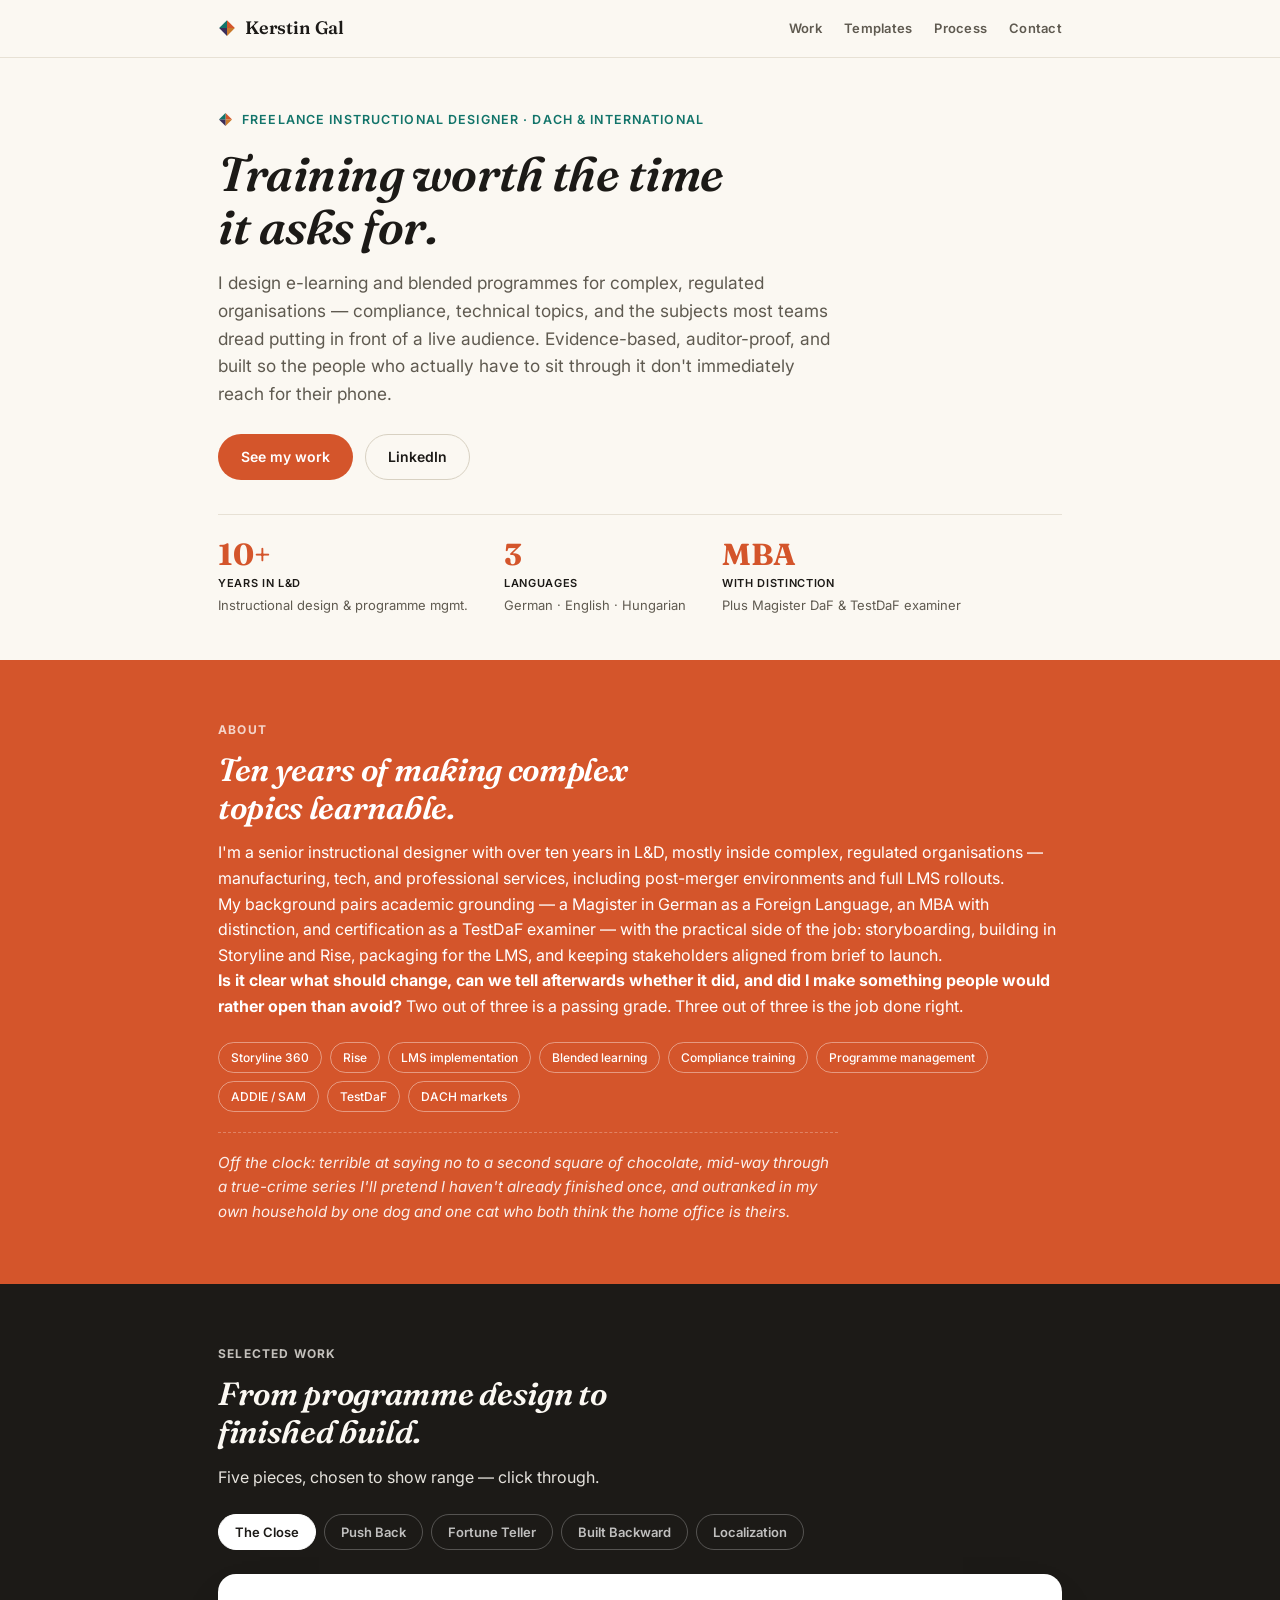
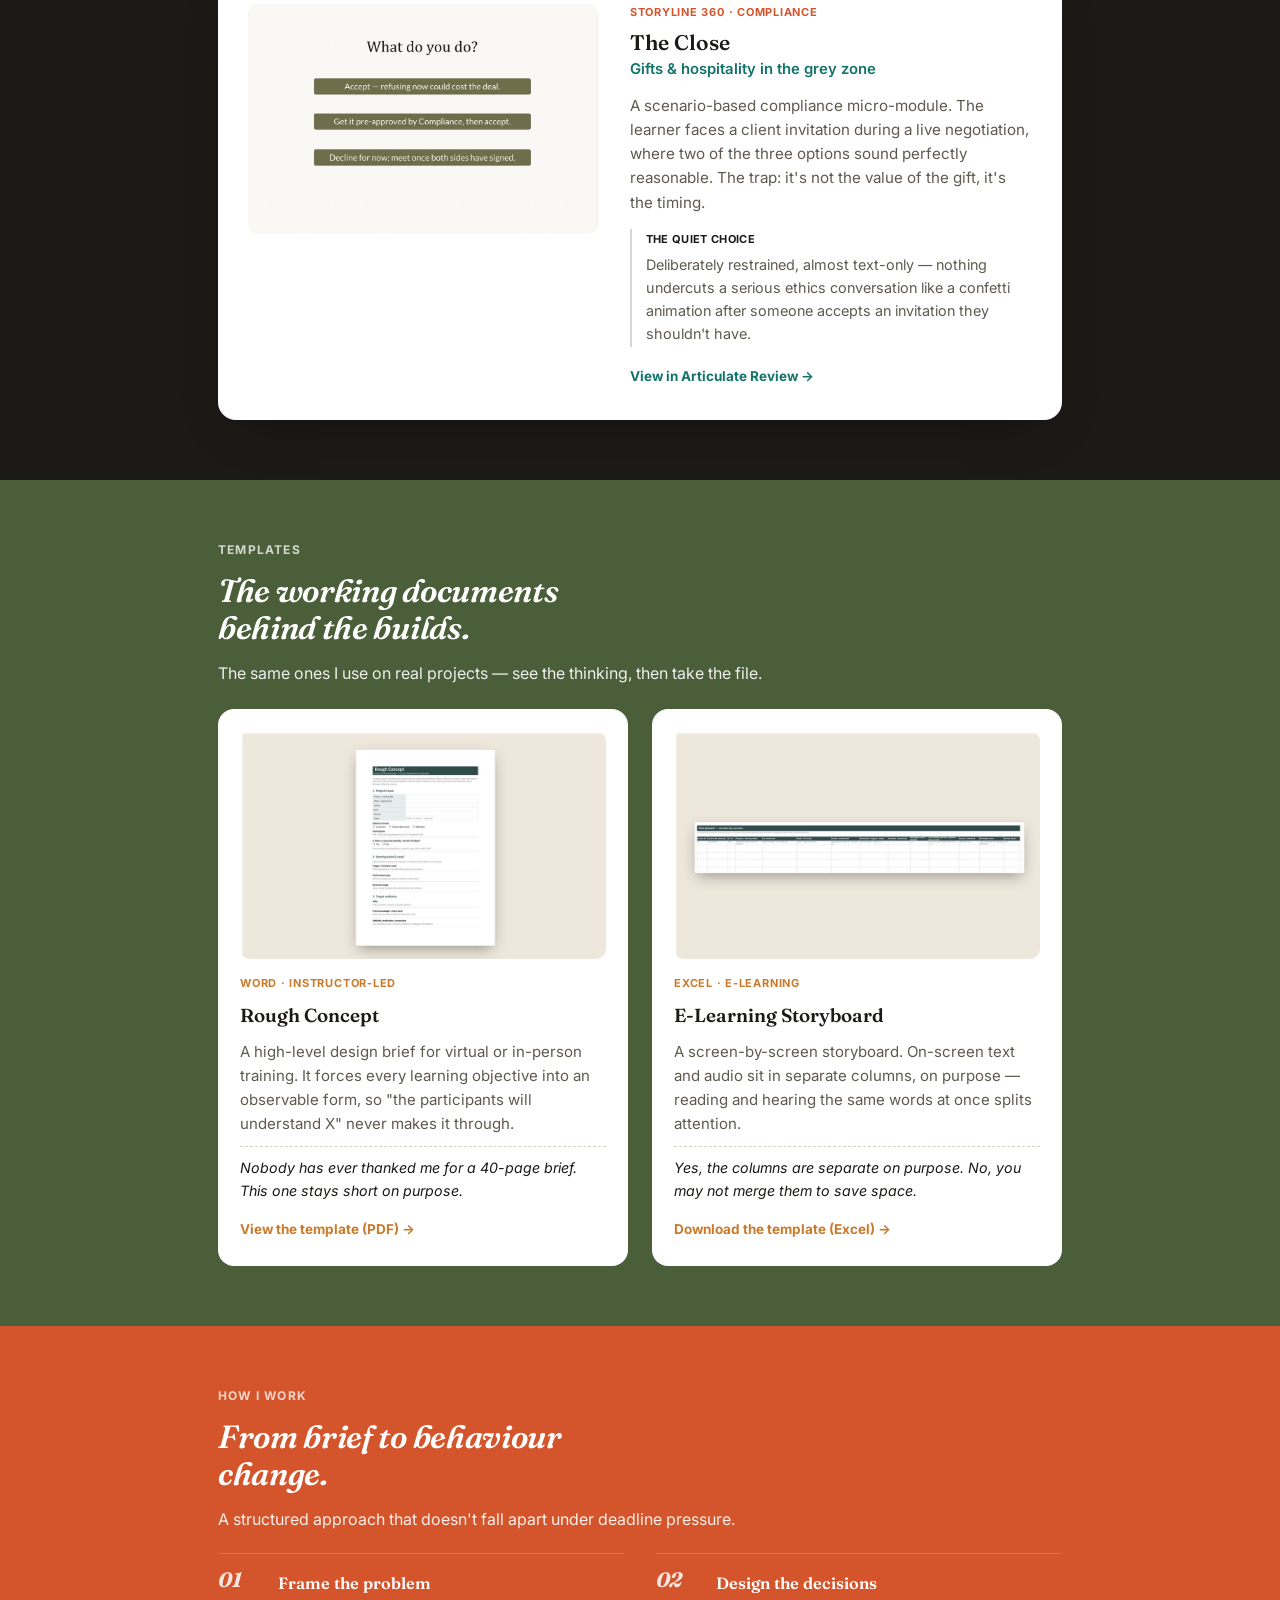
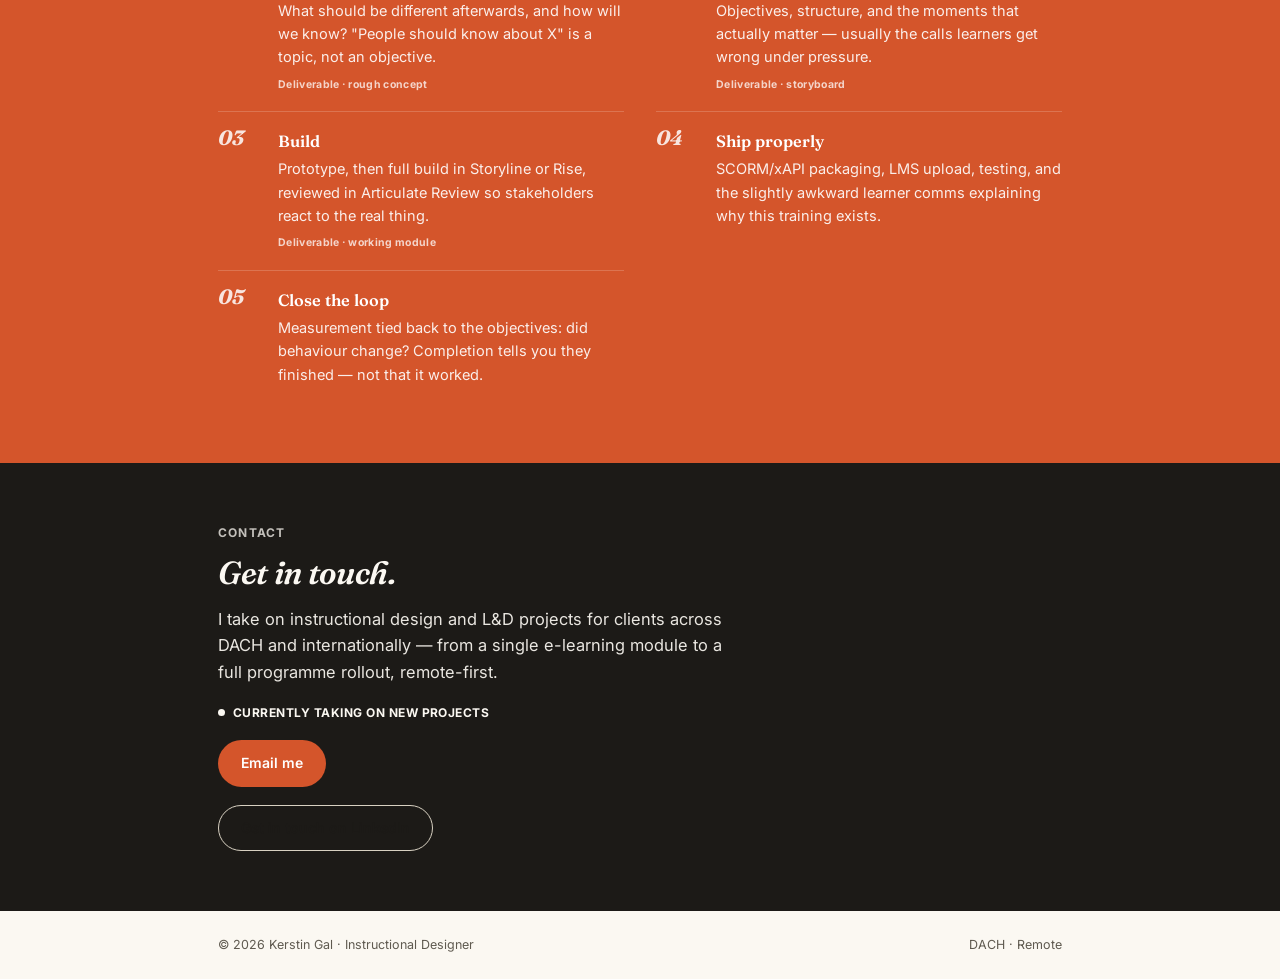
<file: index.html>
<!DOCTYPE html>
<html lang="en">
<head>
<meta charset="UTF-8">
<meta name="viewport" content="width=device-width, initial-scale=1.0">
<title>Kerstin Gal — Instructional Designer</title>
<link rel="preconnect" href="https://fonts.googleapis.com">
<link rel="preconnect" href="https://fonts.gstatic.com" crossorigin>
<link href="https://fonts.googleapis.com/css2?family=Fraunces:ital,opsz,wght@0,9..144,500;0,9..144,600;0,9..144,700;1,9..144,500&family=Inter:wght@400;500;600;700&display=swap" rel="stylesheet">
<style>
  :root{
    --paper:#FBF8F2; --surface:#FFFFFF; --ink:#1C1A17; --muted:#5F5A50;
    --terra:#D4552B; --terra-dark:#B8431F; --teal:#12746A; --teal-dark:#0E5C54;
    --rust:#C97A2B; --olive:#4B5E3A; --olive-dark:#3C4A2E; --plum:#3B2E59; --plum-dark:#2E2444;
    --hair:#E7E1D5; --hair-strong:#D8D1C2;
    --sans:'Inter',system-ui,sans-serif; --disp:'Fraunces',Georgia,serif;
    --wrap:900px;
  }
  *{box-sizing:border-box;margin:0;padding:0}
  html{scroll-behavior:smooth}
  body{font-family:var(--sans);background:var(--paper);color:var(--ink);line-height:1.6;-webkit-font-smoothing:antialiased}
  a{color:inherit;text-decoration:none}
  .wrap{max-width:var(--wrap);margin:0 auto;padding:0 28px}
  section{padding:56px 0}

  .fold{display:inline-block;flex:none}

  /* top nav */
  header{position:sticky;top:0;z-index:50;background:rgba(251,248,242,.92);backdrop-filter:blur(8px);border-bottom:1px solid var(--hair)}
  .nav{display:flex;align-items:center;justify-content:space-between;padding:14px 28px;max-width:var(--wrap);margin:0 auto}
  .brand{display:flex;align-items:center;gap:9px;font-family:var(--disp);font-weight:600;font-size:18px;letter-spacing:-.01em}
  .navlinks{display:flex;gap:22px;font-size:13px;font-weight:600;letter-spacing:.02em}
  .navlinks a{color:var(--muted);transition:color .15s}
  .navlinks a:hover{color:var(--terra)}

  /* hero — compact */
  .hero{padding:52px 0 44px}
  .eyebrow{font-family:var(--sans);font-size:12.5px;font-weight:600;letter-spacing:.09em;text-transform:uppercase;color:var(--teal);display:flex;align-items:center;gap:9px;margin-bottom:18px}
  h1{font-family:var(--disp);font-weight:600;font-style:italic;font-size:clamp(2rem,4.4vw,3rem);line-height:1.1;letter-spacing:-.01em;margin-bottom:16px;max-width:16ch}
  .lead{font-size:1.08rem;color:var(--muted);max-width:56ch;margin-bottom:26px}
  .btns{display:flex;gap:12px;flex-wrap:wrap;margin-bottom:34px}
  .btn{font-family:var(--sans);font-weight:600;font-size:14px;padding:11px 22px;border-radius:999px;transition:.15s;cursor:pointer;display:inline-block;border:1.5px solid transparent}
  .btn-primary{background:var(--terra);color:#fff}
  .btn-primary:hover{background:var(--terra-dark)}
  .btn-ghost{border-color:var(--hair-strong);color:var(--ink)}
  .btn-ghost:hover{border-color:var(--teal);color:var(--teal)}

  .stats{display:flex;gap:36px;flex-wrap:wrap;padding-top:24px;border-top:1px solid var(--hair)}
  .stat .num{font-family:var(--disp);font-weight:700;font-size:1.9rem;line-height:1;color:var(--terra)}
  .stat .lab{font-family:var(--sans);font-size:11px;font-weight:600;letter-spacing:.06em;text-transform:uppercase;margin:6px 0 2px}
  .stat .sub{font-size:13px;color:var(--muted)}

  /* colored section blocks */
  .sec{padding:60px 0}
  .sec-paper{background:var(--paper);color:var(--ink)}
  .sec-terra{background:var(--terra);color:#fff}
  .sec-olive{background:var(--olive);color:#fff}
  .sec-ink{background:var(--ink);color:var(--paper)}

  .kicker{font-family:var(--sans);font-size:12px;font-weight:700;letter-spacing:.1em;text-transform:uppercase;opacity:.75;margin-bottom:12px}
  h2{font-family:var(--disp);font-weight:600;font-style:italic;font-size:clamp(1.5rem,2.8vw,2rem);line-height:1.18;letter-spacing:-.01em;margin-bottom:14px;max-width:20ch}
  .section-intro{font-size:1rem;opacity:.9;max-width:56ch;margin-bottom:8px}
  .on-color .tag{border-color:rgba(255,255,255,.4);color:#fff}
  .on-color .why{border-left-color:rgba(28,26,23,.18)}

  /* about */
  .about p{max-width:62ch;margin-bottom:14px;font-size:1.01rem;opacity:.95}
  .about p strong{font-weight:700}
  .tags{display:flex;flex-wrap:wrap;gap:8px;margin-top:22px}
  .tag{font-family:var(--sans);font-size:12px;font-weight:500;padding:5px 12px;border:1px solid var(--hair-strong);border-radius:999px}
  .personal{font-style:italic;font-size:.95rem;margin-top:20px;padding-top:18px;border-top:1px dashed rgba(255,255,255,.3);max-width:62ch;opacity:.9}

  /* work — tabbed, compact */
  .worktabs{display:flex;flex-wrap:wrap;gap:8px;margin:24px 0 24px}
  .worktab{font-family:var(--sans);font-size:13px;font-weight:600;padding:9px 16px;border-radius:999px;border:1.5px solid rgba(255,255,255,.35);color:#fff;opacity:.72;cursor:pointer;background:transparent;transition:.15s}
  .worktab:hover{opacity:1}
  .worktab.active{opacity:1;background:#fff;color:var(--ink);border-color:#fff}
  .panel{display:none;background:var(--surface);color:var(--ink);border-radius:18px;padding:30px 30px 32px;box-shadow:0 20px 50px -24px rgba(0,0,0,.45)}
  .panel.active{display:grid;grid-template-columns:1fr 1.15fr;gap:32px;align-items:stretch}
  .panel-media{display:flex}
  .panel-media img{width:100%;display:block;border-radius:10px;align-self:flex-start}
  .quote-panel{width:100%;border:1px solid var(--hair-strong);border-radius:10px;background:var(--paper);padding:32px 28px;display:flex;flex-direction:column;justify-content:center;border-left:3px solid var(--terra)}
  .quote-eyebrow{font-size:10.5px;font-weight:700;letter-spacing:.08em;text-transform:uppercase;color:var(--muted);margin-bottom:14px;display:flex;align-items:center;gap:8px}
  .quote-line{font-family:var(--disp);font-style:italic;font-weight:500;font-size:1.32rem;line-height:1.35;color:var(--ink)}

  .piece-tag{font-family:var(--sans);font-size:11px;font-weight:700;letter-spacing:.07em;text-transform:uppercase;color:var(--terra);margin-bottom:8px}
  .panel h3{font-family:var(--disp);font-weight:600;font-size:1.32rem;line-height:1.18;margin-bottom:3px}
  .panel .subtitle{color:var(--teal);font-weight:600;font-size:.93rem;margin-bottom:12px}
  .panel p.desc{color:var(--muted);font-size:.95rem;margin-bottom:14px}
  .why{border-left:2px solid var(--hair-strong);padding:2px 0 2px 14px;margin:4px 0 16px}
  .why .why-lab{font-size:11px;font-weight:700;letter-spacing:.03em;text-transform:uppercase;color:var(--ink);display:block;margin-bottom:4px}
  .why p{font-size:.9rem;margin:0;color:var(--muted)}
  .piece-link{font-family:var(--sans);font-weight:700;font-size:13.5px;color:var(--teal);display:inline-flex;align-items:center;gap:6px}
  .piece-link:hover{color:var(--teal-dark)}

  /* templates */
  .tpl{display:grid;grid-template-columns:1fr 1fr;gap:24px;margin-top:22px}
  .tpl-card{background:var(--surface);color:var(--ink);border-radius:16px;padding:22px 22px 26px;display:flex;flex-direction:column}
  .tpl-img{border-radius:10px;overflow:hidden;line-height:0;margin-bottom:16px}
  .tpl-img img{width:100%;height:auto;display:block}
  .tpl-tag{font-size:11px;font-weight:700;letter-spacing:.07em;text-transform:uppercase;color:var(--rust);margin-bottom:8px}
  .tpl-card h3{font-family:var(--disp);font-weight:600;font-size:1.18rem;margin-bottom:9px}
  .tpl-card p{color:var(--muted);font-size:.94rem;margin-bottom:10px}
  .tpl-card .note{font-style:italic;color:var(--ink);font-size:.89rem;margin-bottom:16px;padding-top:10px;border-top:1px dashed var(--hair-strong)}
  .dl{margin-top:auto;font-weight:700;font-size:13.5px;color:var(--rust);display:inline-flex;align-items:center;gap:6px}

  /* process — two-column compact */
  .steps{display:grid;grid-template-columns:1fr 1fr;gap:0 32px;margin-top:20px}
  .step{display:grid;grid-template-columns:44px 1fr;gap:16px;padding:16px 0;border-top:1px solid rgba(255,255,255,.18)}
  .step .no{font-family:var(--disp);font-style:italic;font-weight:700;font-size:1.3rem;line-height:1;opacity:.85}
  .step h4{font-family:var(--disp);font-weight:600;font-size:1.02rem;margin-bottom:4px}
  .step p{font-size:.91rem;opacity:.9;max-width:42ch}
  .step .deliv{display:inline-block;margin-top:6px;font-size:10.5px;font-weight:700;letter-spacing:.03em;opacity:.75}

  /* contact */
  .contact-box{display:flex;flex-direction:column;align-items:flex-start;gap:18px}
  .contact-box p{font-size:1.03rem;opacity:.92;max-width:52ch}
  .avail{font-size:12px;font-weight:700;letter-spacing:.04em;text-transform:uppercase;display:inline-flex;align-items:center;gap:8px}
  .avail::before{content:"";width:7px;height:7px;border-radius:50%;background:currentColor}

  footer{padding:24px 0;font-size:12.5px;color:var(--muted);background:var(--paper)}
  .foot{display:flex;justify-content:space-between;flex-wrap:wrap;gap:10px;max-width:var(--wrap);margin:0 auto;padding:0 28px}

  @media(max-width:760px){
    .panel.active{grid-template-columns:1fr}
    .tpl{grid-template-columns:1fr}
    .steps{grid-template-columns:1fr}
    .stats{gap:24px}
    .sec,.hero{padding:40px 0}
    .worktabs{gap:7px}
    .worktab{padding:8px 13px;font-size:12.5px}
  }
  @media(max-width:540px){
    .navlinks{gap:14px;font-size:11.5px}
  }
</style>
</head>
<body>

<svg width="0" height="0" style="position:absolute">
  <symbol id="fold-mark" viewBox="0 0 32 32">
    <path d="M16 2 L30 16 L16 16 Z" fill="var(--terra)"/>
    <path d="M16 2 L2 16 L16 16 Z" fill="var(--teal)"/>
    <path d="M16 30 L30 16 L16 16 Z" fill="var(--rust)"/>
    <path d="M16 30 L2 16 L16 16 Z" fill="var(--plum)"/>
  </symbol>
</svg>

<header>
  <nav class="nav">
    <div class="brand"><svg class="fold" width="18" height="18"><use href="#fold-mark"/></svg> Kerstin Gal</div>
    <div class="navlinks">
      <a href="#work">Work</a>
      <a href="#templates">Templates</a>
      <a href="#process">Process</a>
      <a href="#contact">Contact</a>
    </div>
  </nav>
</header>

<main>

<section class="hero">
  <div class="wrap">
    <div class="eyebrow"><svg class="fold" width="15" height="15"><use href="#fold-mark"/></svg> Freelance Instructional Designer · DACH &amp; International</div>
    <h1>Training worth the time it asks for.</h1>
    <p class="lead">I design e-learning and blended programmes for complex, regulated organisations — compliance, technical topics, and the subjects most teams dread putting in front of a live audience. Evidence-based, auditor-proof, and built so the people who actually have to sit through it don't immediately reach for their phone.</p>
    <div class="btns">
      <a class="btn btn-primary" href="#work">See my work</a>
      <a class="btn btn-ghost" href="https://www.linkedin.com/in/kerstingal" target="_blank" rel="noopener">LinkedIn</a>
    </div>
    <div class="stats">
      <div class="stat">
        <div class="num">10+</div>
        <div class="lab">Years in L&amp;D</div>
        <div class="sub">Instructional design &amp; programme mgmt.</div>
      </div>
      <div class="stat">
        <div class="num">3</div>
        <div class="lab">Languages</div>
        <div class="sub">German · English · Hungarian</div>
      </div>
      <div class="stat">
        <div class="num">MBA</div>
        <div class="lab">With distinction</div>
        <div class="sub">Plus Magister DaF &amp; TestDaF examiner</div>
      </div>
    </div>
  </div>
</section>

<section id="about" class="sec sec-terra on-color">
  <div class="wrap">
    <div class="kicker">About</div>
    <h2>Ten years of making complex topics learnable.</h2>
    <p>I'm a senior instructional designer with over ten years in L&amp;D, mostly inside complex, regulated organisations — manufacturing, tech, and professional services, including post-merger environments and full LMS rollouts.</p>
    <p>My background pairs academic grounding — a Magister in German as a Foreign Language, an MBA with distinction, and certification as a TestDaF examiner — with the practical side of the job: storyboarding, building in Storyline and Rise, packaging for the LMS, and keeping stakeholders aligned from brief to launch.</p>
    <p><strong>Is it clear what should change, can we tell afterwards whether it did, and did I make something people would rather open than avoid?</strong> Two out of three is a passing grade. Three out of three is the job done right.</p>
    <div class="tags">
      <span class="tag">Storyline 360</span>
      <span class="tag">Rise</span>
      <span class="tag">LMS implementation</span>
      <span class="tag">Blended learning</span>
      <span class="tag">Compliance training</span>
      <span class="tag">Programme management</span>
      <span class="tag">ADDIE / SAM</span>
      <span class="tag">TestDaF</span>
      <span class="tag">DACH markets</span>
    </div>
    <p class="personal">Off the clock: terrible at saying no to a second square of chocolate, mid-way through a true-crime series I'll pretend I haven't already finished once, and outranked in my own household by one dog and one cat who both think the home office is theirs.</p>
  </div>
</section>

<section id="work" class="sec sec-ink on-color">
  <div class="wrap">
    <div class="kicker">Selected work</div>
    <h2>From programme design to finished build.</h2>
    <p class="section-intro">Five pieces, chosen to show range — click through.</p>

    <div class="worktabs">
      <button class="worktab active" data-panel="p3">The Close</button>
      <button class="worktab" data-panel="p2">Push Back</button>
      <button class="worktab" data-panel="p4">Fortune Teller</button>
      <button class="worktab" data-panel="p1">Built Backward</button>
      <button class="worktab" data-panel="p5">Localization</button>
    </div>

    <div class="panel" id="p1">
      <div class="panel-media">
        <div class="quote-panel">
          <span class="quote-eyebrow">Curriculum Design · Self-directed sample</span>
          <span class="quote-line">Completion isn't competency. Judgment is.</span>
        </div>
      </div>
      <div>
        <div class="piece-tag">Curriculum Design · AI Literacy &amp; Compliance</div>
        <h3>Built Backward From the Decision</h3>
        <div class="subtitle">A 5-module programme design, not a delivered client project</div>
        <p class="desc">Most AI-literacy training explains what the tool does. This curriculum is built backward from the moment that actually matters — when someone has to decide whether to trust an AI-drafted output under real time pressure.</p>
        <div class="why">
          <span class="why-lab">The catch</span>
          <p>A completion badge proves someone clicked Next. It doesn't prove they'd make the right call at 4pm on a Friday with a client waiting. So the assessment lives inside the environment itself — scenario-based, scored automatically.</p>
        </div>
        <a class="piece-link" href="Curriculum_Design_Sample_KG.pdf" target="_blank" rel="noopener">View the curriculum (PDF) →</a>
      </div>
    </div>

    <div class="panel" id="p2">
      <div class="panel-media">
        <div class="quote-panel">
          <span class="quote-eyebrow">Rise 360 · Companion module</span>
          <span class="quote-line">"It got it wrong confidently — that's why it's dangerous."</span>
        </div>
      </div>
      <div>
        <div class="piece-tag">Rise 360 · Branching scenario</div>
        <h3>Knowing When to Push Back</h3>
        <div class="subtitle">Module 3 of the curriculum above, actually built</div>
        <p class="desc">An AI drafting tool has produced a confident, fluent, and factually wrong client update. The learner decides what to do with it — every choice gets feedback built around real judgment, not a binary right or wrong.</p>
        <div class="why">
          <span class="why-lab">The pairing</span>
          <p>The PDF is the blueprint. This is the room you actually walk into — same thinking, now with buttons that do things.</p>
        </div>
        <a class="piece-link" href="push-back-module/" target="_blank" rel="noopener">Open the module →</a>
      </div>
    </div>

    <div class="panel active" id="p3">
      <div class="panel-media"><img src="assets/the-close.jpg" alt="The Close module — a decision screen asking what to do about a client invitation, with three options"></div>
      <div>
        <div class="piece-tag">Storyline 360 · Compliance</div>
        <h3>The Close</h3>
        <div class="subtitle">Gifts &amp; hospitality in the grey zone</div>
        <p class="desc">A scenario-based compliance micro-module. The learner faces a client invitation during a live negotiation, where two of the three options sound perfectly reasonable. The trap: it's not the value of the gift, it's the timing.</p>
        <div class="why">
          <span class="why-lab">The quiet choice</span>
          <p>Deliberately restrained, almost text-only — nothing undercuts a serious ethics conversation like a confetti animation after someone accepts an invitation they shouldn't have.</p>
        </div>
        <a class="piece-link" href="https://360.eu.articulate.com/review/content/5b270b07-558f-43c8-bba6-cb0264602412/review" target="_blank" rel="noopener">View in Articulate Review →</a>
      </div>
    </div>

    <div class="panel" id="p4">
      <div class="panel-media"><img src="assets/fortune-teller.jpg" alt="Fortune Teller module — a paper fortune-teller shape split into four coloured triangles with the prompt Pick a color"></div>
      <div>
        <div class="piece-tag">Storyline 360 · Creative</div>
        <h3>Fortune Teller</h3>
        <div class="subtitle">A schoolyard game, repurposed for L&amp;D</div>
        <p class="desc">The paper fortune teller everyone folded as a kid — pick a colour, pick a number, lift the flap — rebuilt in Storyline to deliver instructional-design insights.</p>
        <div class="why">
          <span class="why-lab">The opposite number</span>
          <p>I folded dozens of these as a kid and never once imagined building one in Storyline for grown adults with LMS logins. I pick the register the content deserves — this one got to be loud and a little silly.</p>
        </div>
        <a class="piece-link" href="https://360.eu.articulate.com/review/content/aa0eb9a3-09b1-4ec2-824b-37dfa38907b5/review" target="_blank" rel="noopener">View in Articulate Review →</a>
      </div>
    </div>

    <div class="panel" id="p5">
      <div class="panel-media">
        <div class="quote-panel">
          <span class="quote-eyebrow">Storyline 360 · Localization engineering</span>
          <span class="quote-line">German ran 29% longer. Everything else followed.</span>
        </div>
      </div>
      <div>
        <div class="piece-tag">Case study · EN → DE roundtrip</div>
        <h3>What Breaks When a Course Changes Language</h3>
        <div class="subtitle">A full localization roundtrip, documented</div>
        <p class="desc">Translation export, reimport, layout repair, voiceover replacement and caption cleanup — with the findings that came out of doing it rather than reading about it.</p>
        <div class="why">
          <span class="why-lab">The surprise</span>
          <p>German took 29% more room than English — no surprise to anyone who's crammed a German compound noun into an English-sized subtitle box.</p>
        </div>
        <a class="piece-link" href="loc-sample.html">Read the case study →</a>
      </div>
    </div>

  </div>
</section>

<section id="templates" class="sec sec-olive on-color">
  <div class="wrap">
    <div class="kicker">Templates</div>
    <h2>The working documents behind the builds.</h2>
    <p class="section-intro">The same ones I use on real projects — see the thinking, then take the file.</p>
    <div class="tpl">

      <article class="tpl-card">
        <div class="tpl-img"><img src="assets/preview-rough-concept.jpg" alt="Rough Concept template — a Word document with a branded header and structured sections for project frame, starting point, and target audience"></div>
        <div class="tpl-tag">Word · instructor-led</div>
        <h3>Rough Concept</h3>
        <p>A high-level design brief for virtual or in-person training. It forces every learning objective into an observable form, so "the participants will understand X" never makes it through.</p>
        <div class="note">Nobody has ever thanked me for a 40-page brief. This one stays short on purpose.</div>
        <a class="dl" href="Rough-Concept_Template.pdf" target="_blank" rel="noopener">View the template (PDF) →</a>
      </article>

      <article class="tpl-card">
        <div class="tpl-img"><img src="assets/preview-storyboard.jpg" alt="E-Learning Storyboard template — a spreadsheet grid with separate columns for on-screen text and audio narration, interactions, accessibility, and review status"></div>
        <div class="tpl-tag">Excel · e-learning</div>
        <h3>E-Learning Storyboard</h3>
        <p>A screen-by-screen storyboard. On-screen text and audio sit in separate columns, on purpose — reading and hearing the same words at once splits attention.</p>
        <div class="note">Yes, the columns are separate on purpose. No, you may not merge them to save space.</div>
        <a class="dl" href="E-Learning-Storyboard_Template.xlsx">Download the template (Excel) →</a>
      </article>

    </div>
  </div>
</section>

<section id="process" class="sec sec-terra on-color">
  <div class="wrap">
    <div class="kicker">How I work</div>
    <h2>From brief to behaviour change.</h2>
    <p class="section-intro">A structured approach that doesn't fall apart under deadline pressure.</p>
    <div class="steps">

      <div class="step">
        <div class="no">01</div>
        <div>
          <h4>Frame the problem</h4>
          <p>What should be different afterwards, and how will we know? "People should know about X" is a topic, not an objective.</p>
          <span class="deliv">Deliverable · rough concept</span>
        </div>
      </div>

      <div class="step">
        <div class="no">02</div>
        <div>
          <h4>Design the decisions</h4>
          <p>Objectives, structure, and the moments that actually matter — usually the calls learners get wrong under pressure.</p>
          <span class="deliv">Deliverable · storyboard</span>
        </div>
      </div>

      <div class="step">
        <div class="no">03</div>
        <div>
          <h4>Build</h4>
          <p>Prototype, then full build in Storyline or Rise, reviewed in Articulate Review so stakeholders react to the real thing.</p>
          <span class="deliv">Deliverable · working module</span>
        </div>
      </div>

      <div class="step">
        <div class="no">04</div>
        <div>
          <h4>Ship properly</h4>
          <p>SCORM/xAPI packaging, LMS upload, testing, and the slightly awkward learner comms explaining why this training exists.</p>
        </div>
      </div>

      <div class="step">
        <div class="no">05</div>
        <div>
          <h4>Close the loop</h4>
          <p>Measurement tied back to the objectives: did behaviour change? Completion tells you they finished — not that it worked.</p>
        </div>
      </div>

    </div>
  </div>
</section>

<section id="contact" class="sec sec-ink on-color">
  <div class="wrap">
    <div class="kicker">Contact</div>
    <h2>Get in touch.</h2>
    <div class="contact-box">
      <p>I take on instructional design and L&amp;D projects for clients across DACH and internationally — from a single e-learning module to a full programme rollout, remote-first.</p>
      <span class="avail">Currently taking on new projects</span>
      <a class="btn btn-primary" href="mailto:kerstin.gal@mailbox.org">Email me</a><a class="btn btn-ghost" href="https://www.linkedin.com/in/kerstingal" target="_blank" rel="noopener">Get in touch on LinkedIn</a>
    </div>
  </div>
</section>

</main>

<footer>
  <div class="foot">
    <span>© 2026 Kerstin Gal · Instructional Designer</span>
    <span>DACH · Remote</span>
  </div>
</footer>

<script>
  document.querySelectorAll('.worktab').forEach(function(btn){
    btn.addEventListener('click', function(){
      document.querySelectorAll('.worktab').forEach(function(b){ b.classList.remove('active'); });
      document.querySelectorAll('.panel').forEach(function(p){ p.classList.remove('active'); });
      btn.classList.add('active');
      document.getElementById(btn.dataset.panel).classList.add('active');
    });
  });
</script>

</body>
</html>
</file>
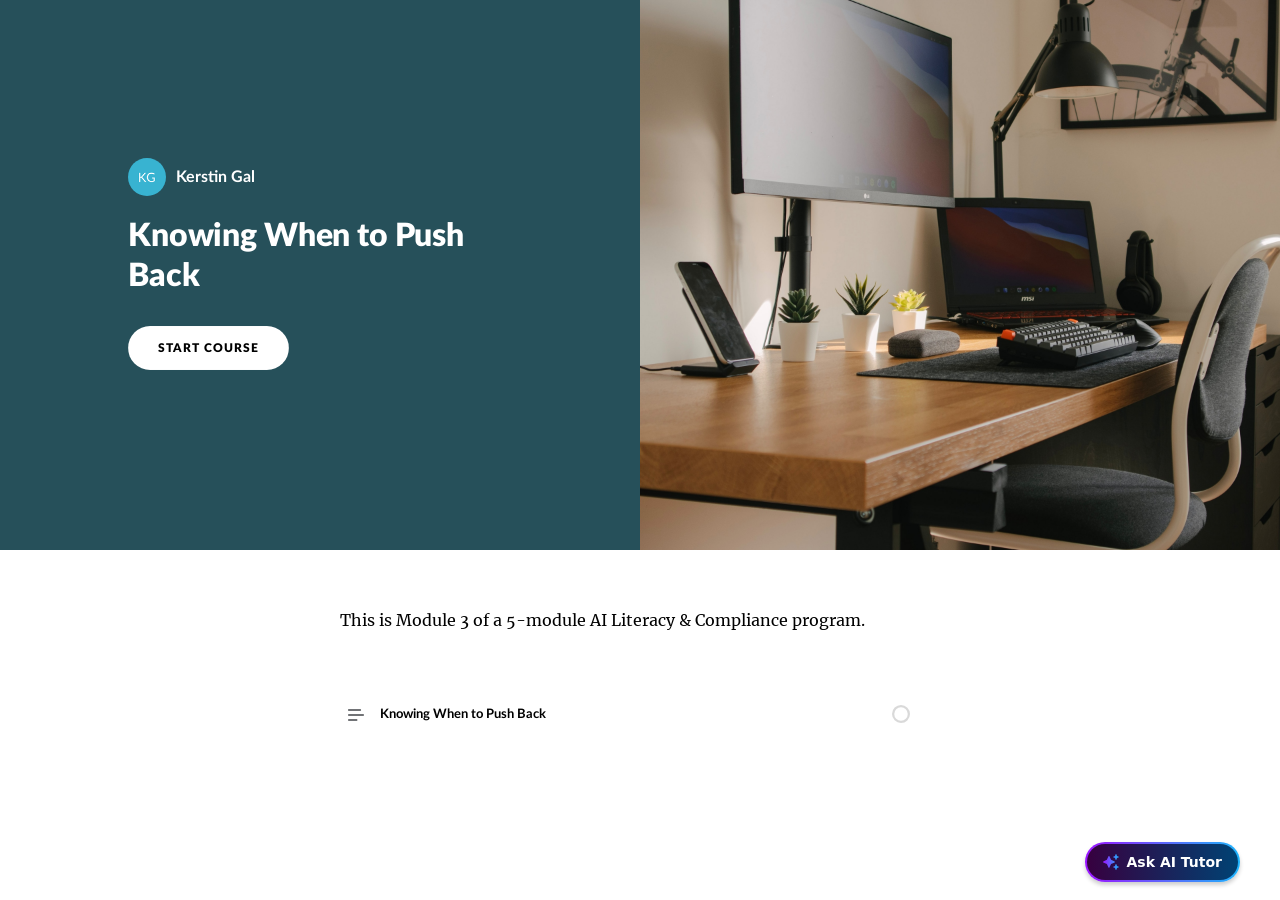
<file: push-back-module/index.html>
<!doctype html>
<!-- 
course package version: 1u5UlQqG
rise_frontend sha: 4bd8da9d18268226e0938e99d853d052cbc89c0c
learn_distribution_frontend sha: cb771853b53c7cdeed003c38e65581afe503007e
mondrian sha: 2ad33919f9f1e6b64cedabc3677a3df7df041a0d
sandbox sha: 42753f3391b109fa3788c525c22880445ab48325
 -->
<html lang="en">
  <head>
    <meta charset="utf-8">
    <meta name="viewport" content="width=device-width,initial-scale=1">
    <title>Knowing When to Push Back</title>
    
    <script type="application/json" id="__CONFIG__">
      {"remoteManifest":{"learn_distribution_frontend":{".js":["learn_dist/entry.js"]},"mondrian":{".js":["mondrian/entry.js"]}},"assetTargetPrefixes":{"media":"assets","font":"lib/fonts"}}
    </script>
    
    <script src="lib/dist/6b9dc56f.js"></script>
  </head>
  <body>
    <div id="app"></div>
    
      <script src="lib/rise/ed9a4a7b.js"></script>
    
  </body>
</html>
</file>
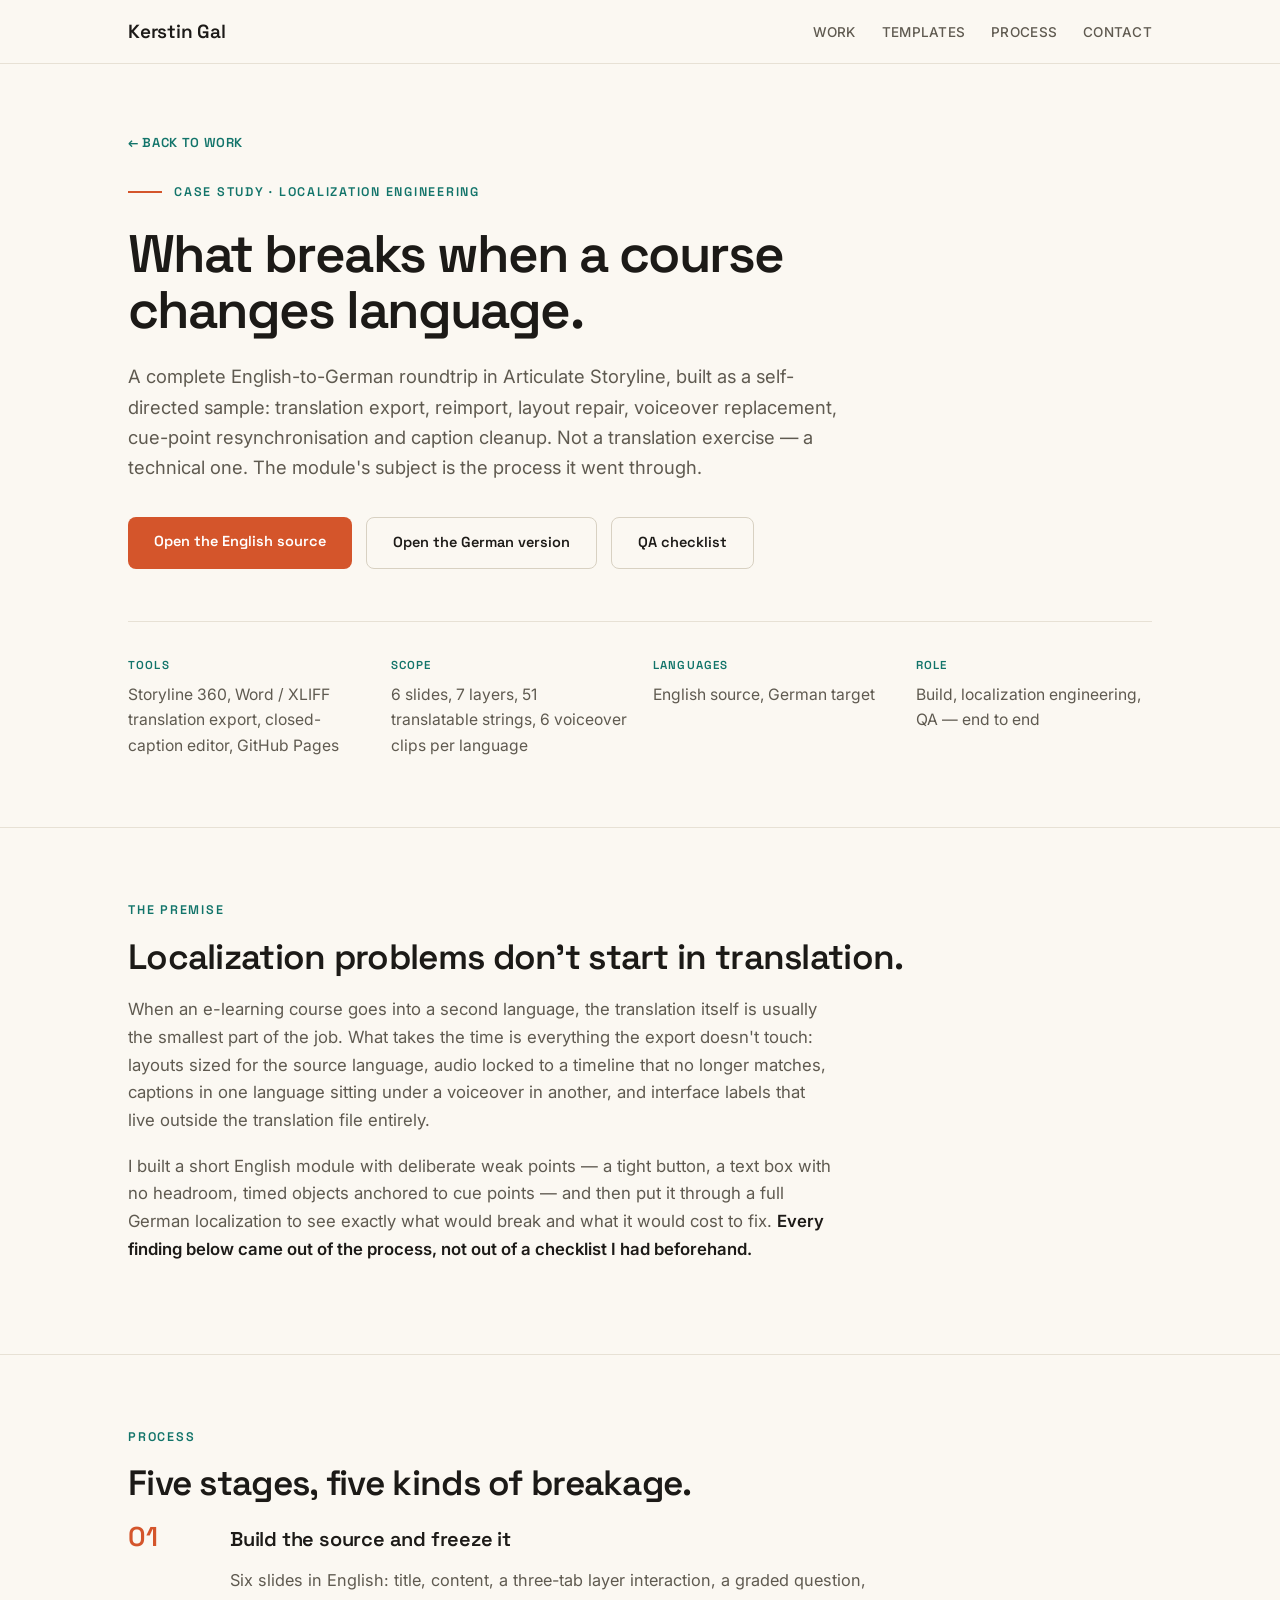
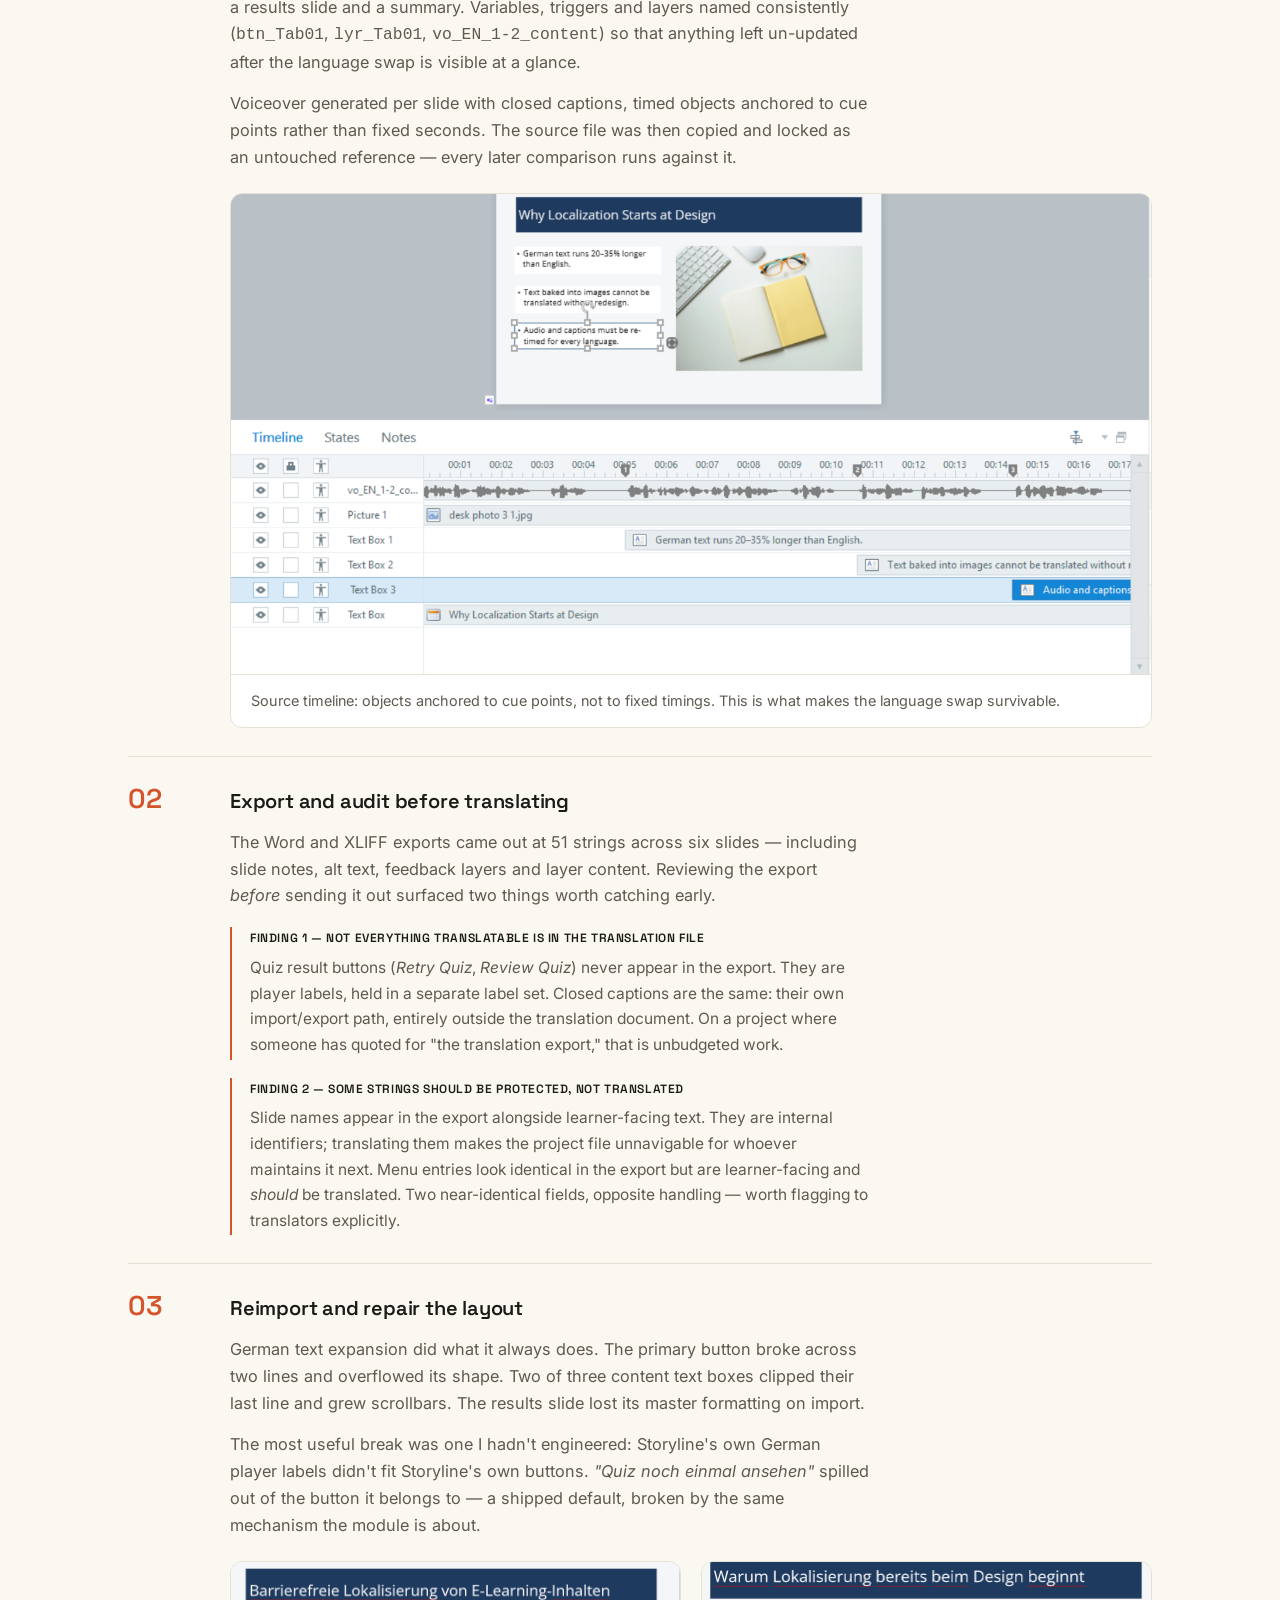
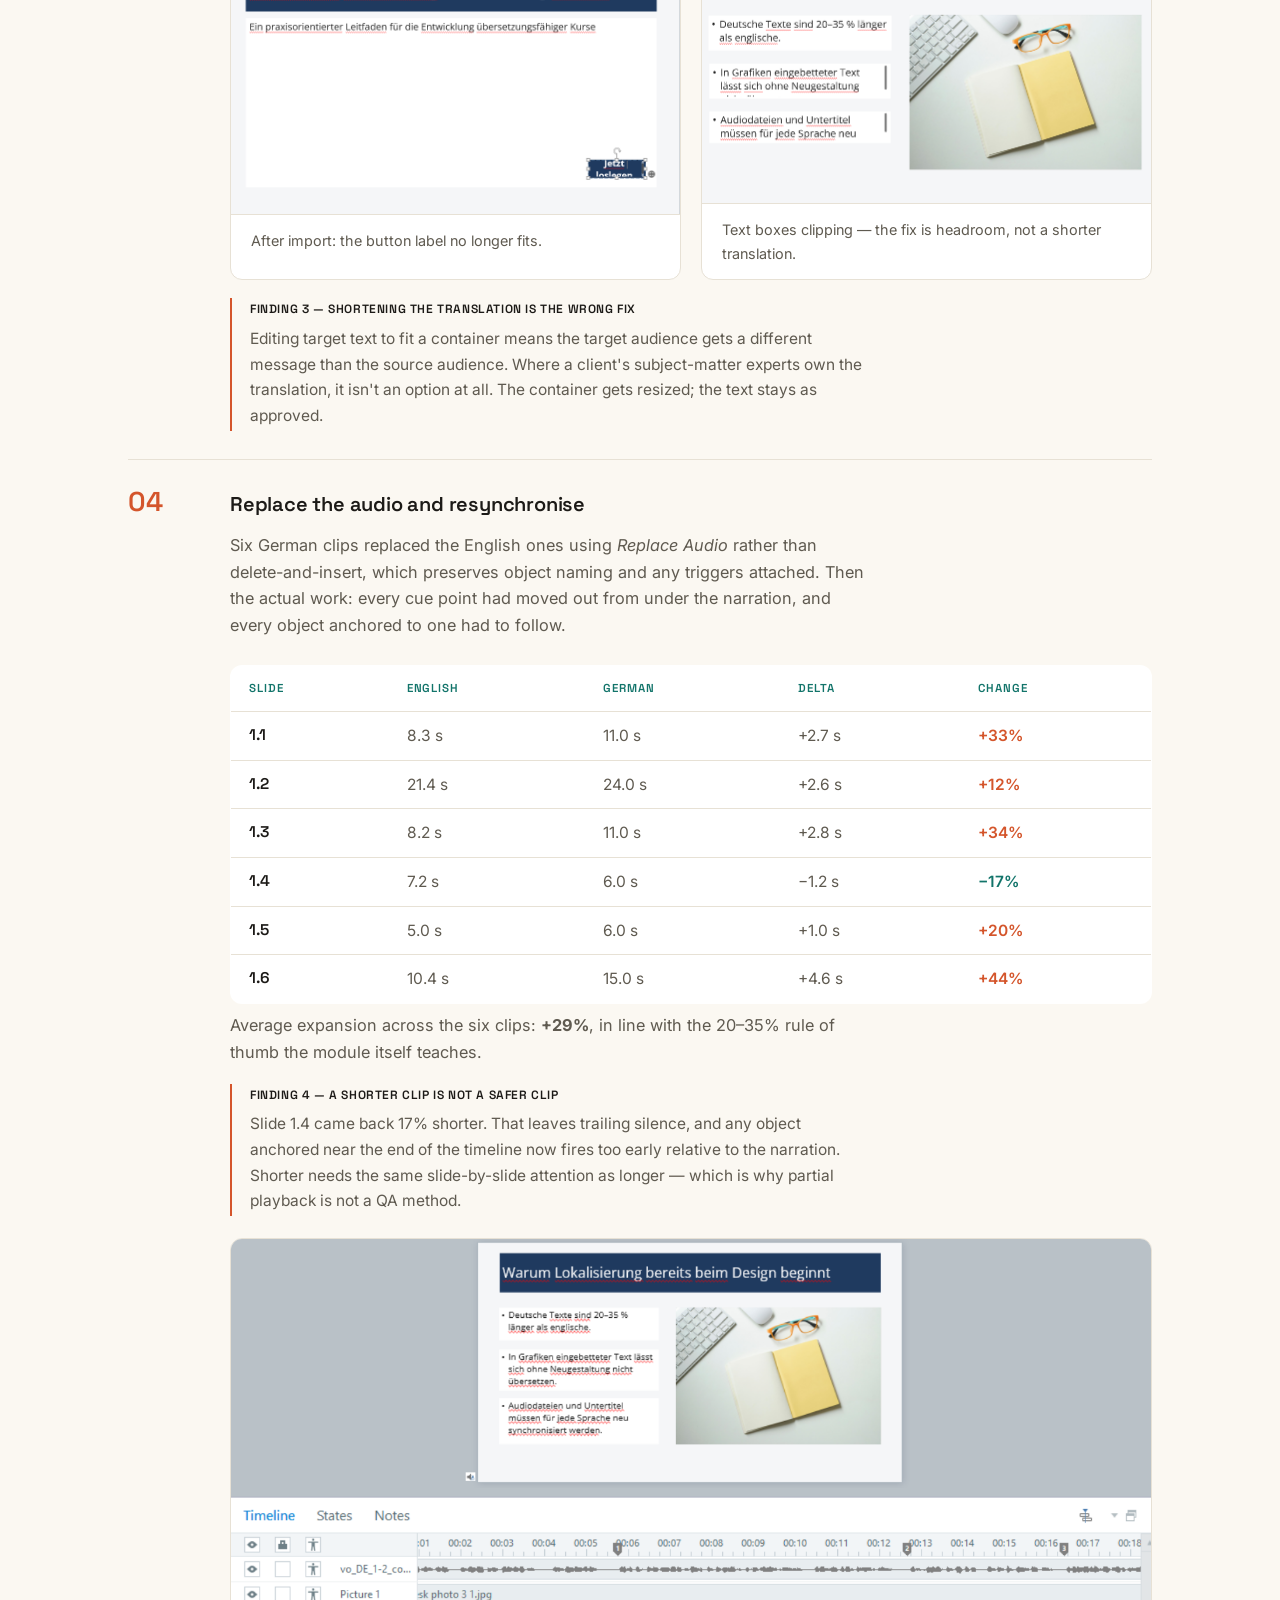
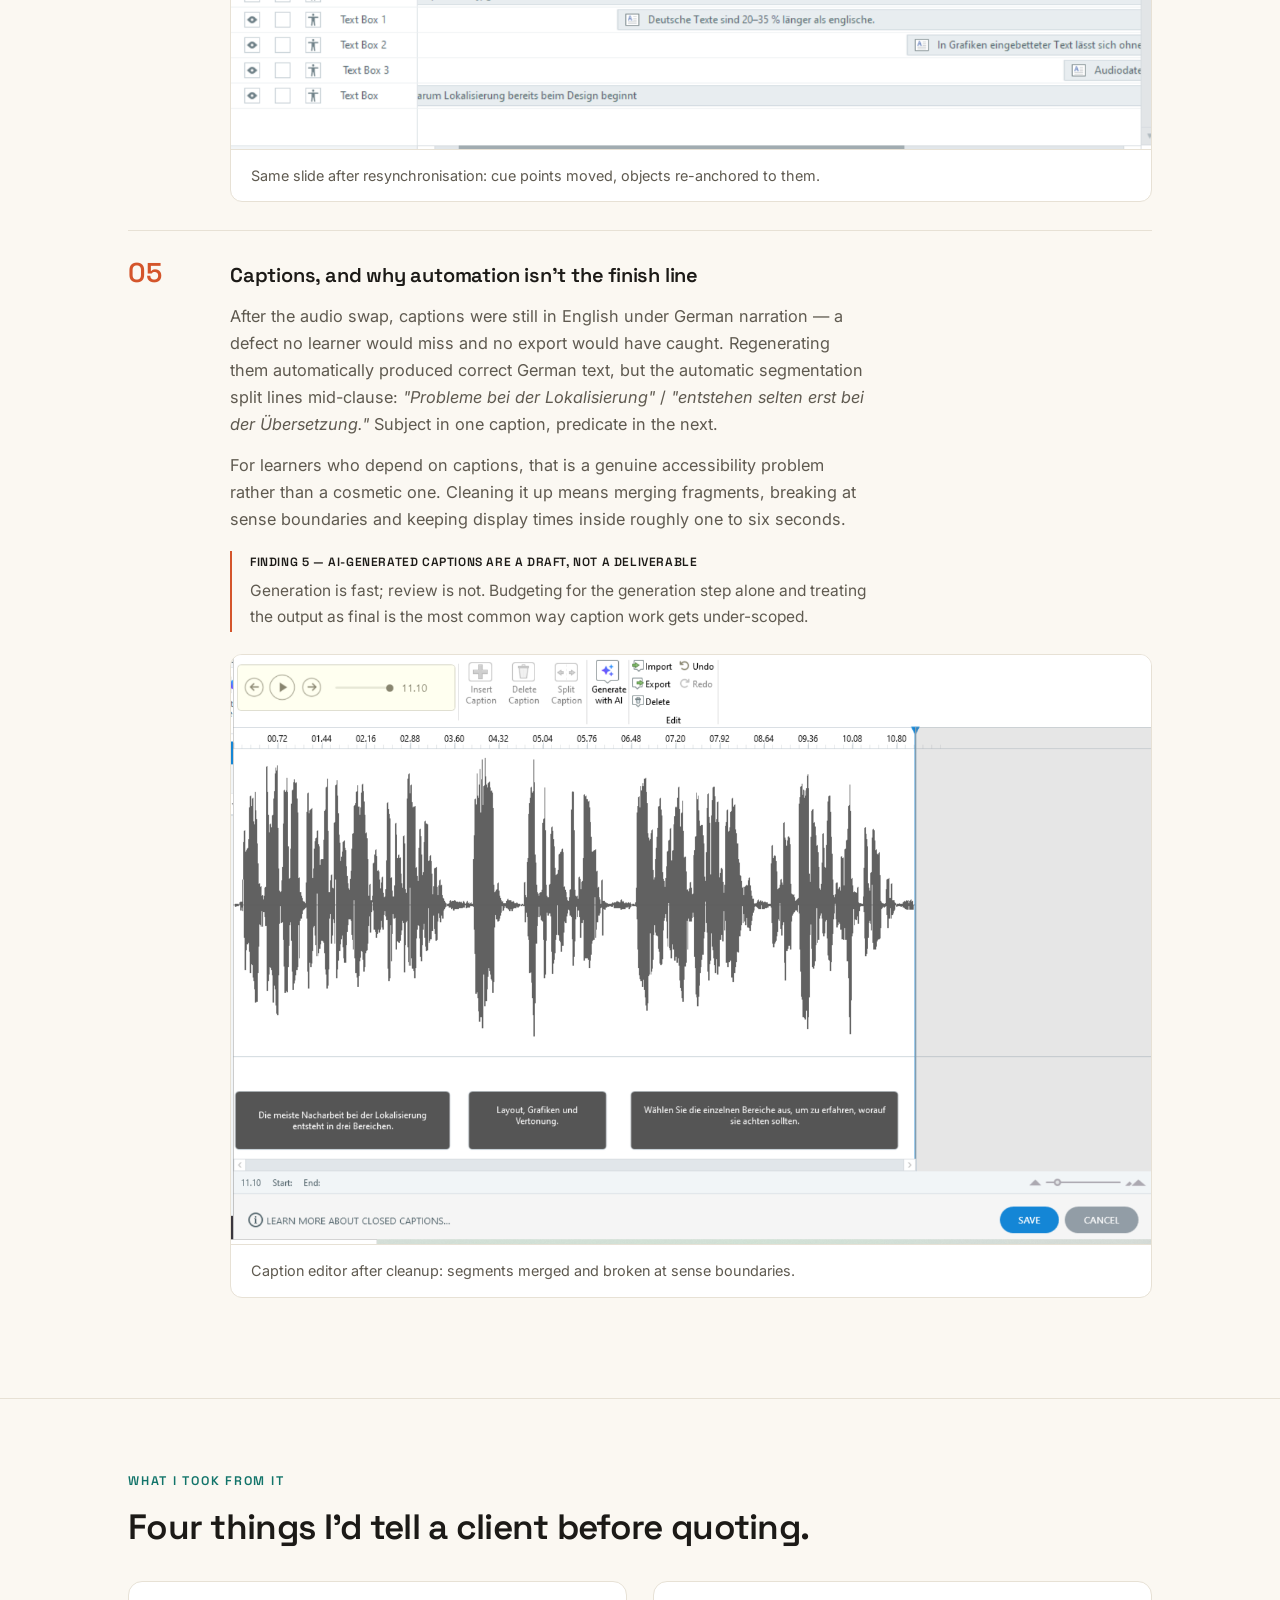
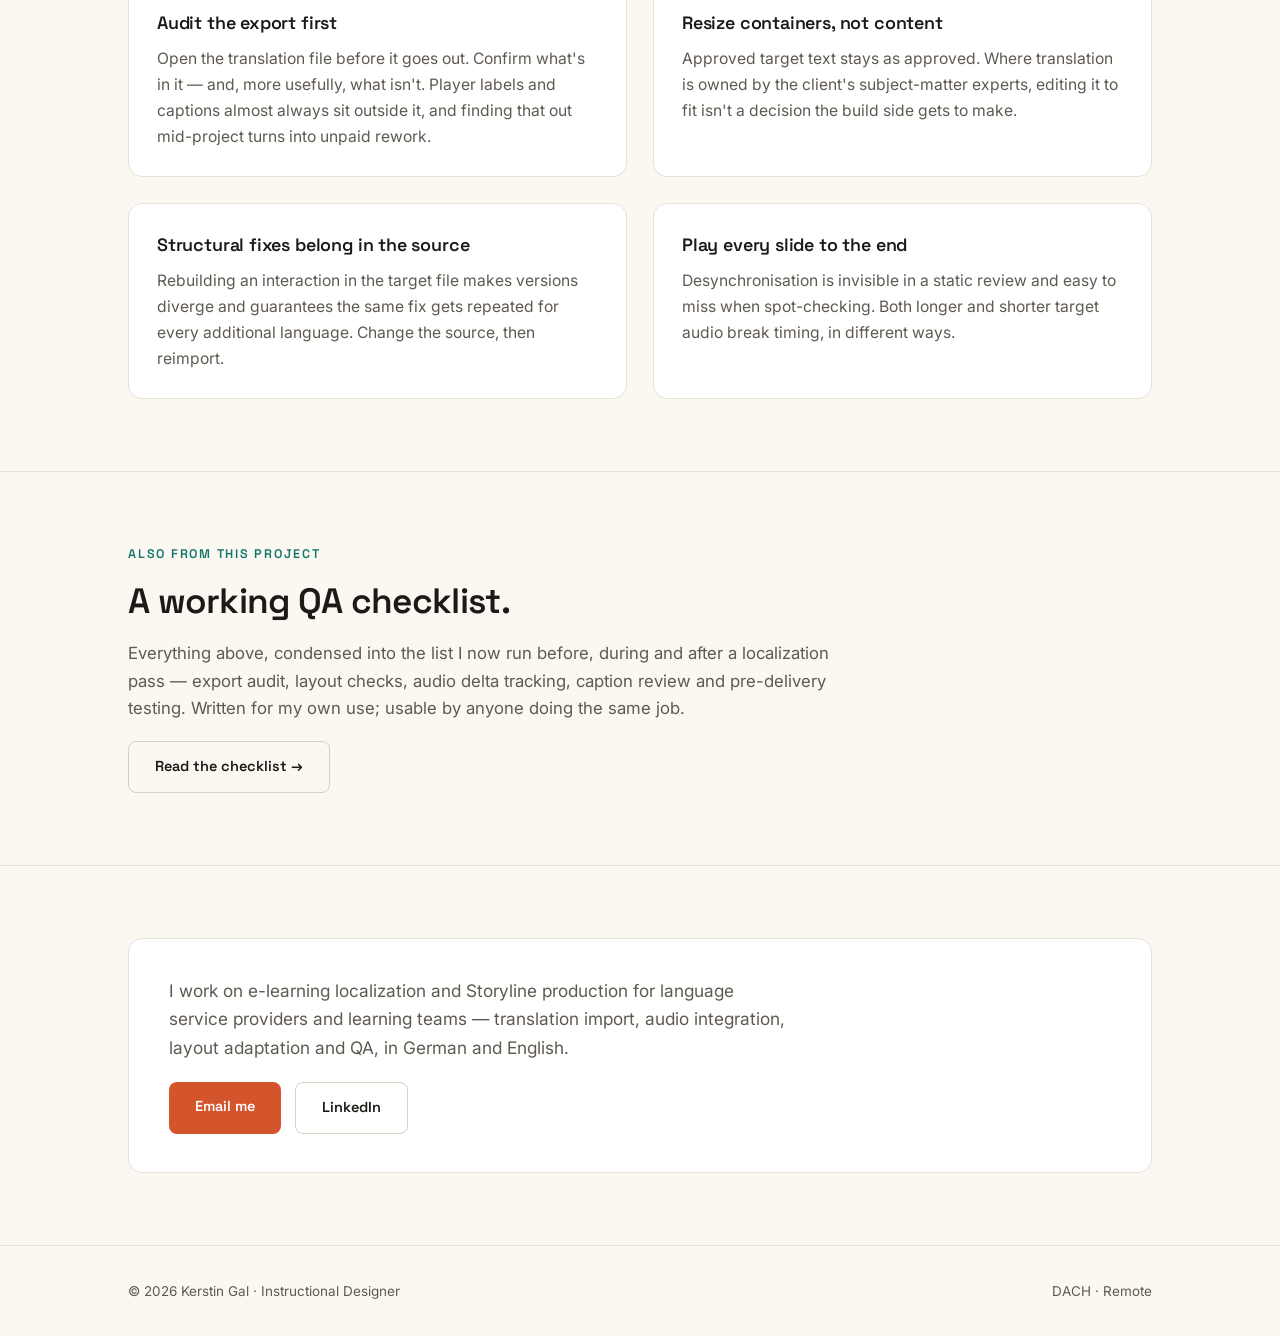
<file: loc-sample.html>
<!DOCTYPE html>
<html lang="en">
<head>
<meta charset="UTF-8">
<meta name="viewport" content="width=device-width, initial-scale=1.0">
<title>Localization Roundtrip — Kerstin Gal</title>
<meta name="description" content="A full English-to-German localization roundtrip in Articulate Storyline: translation export, reimport, layout repair, audio replacement and caption cleanup.">
<link rel="preconnect" href="https://fonts.googleapis.com">
<link rel="preconnect" href="https://fonts.gstatic.com" crossorigin>
<link href="https://fonts.googleapis.com/css2?family=Space+Grotesk:wght@400;500;600;700&family=Inter:wght@400;500;600&display=swap" rel="stylesheet">
<style>
  :root{
    --paper:#FBF8F2; --surface:#FFFFFF; --ink:#1C1A17; --muted:#5F5A50;
    --terra:#D4552B; --terra-dark:#B8431F; --teal:#12746A; --teal-dark:#0E5C54;
    --hair:#E7E1D5; --hair-strong:#D8D1C2;
    --sans:'Inter',system-ui,sans-serif; --disp:'Space Grotesk',system-ui,sans-serif;
    --wrap:1080px;
  }
  *{box-sizing:border-box;margin:0;padding:0}
  html{scroll-behavior:smooth}
  body{font-family:var(--sans);background:var(--paper);color:var(--ink);line-height:1.65;-webkit-font-smoothing:antialiased}
  a{color:inherit;text-decoration:none}
  .wrap{max-width:var(--wrap);margin:0 auto;padding:0 28px}
  section{padding:72px 0;border-top:1px solid var(--hair)}

  header{position:sticky;top:0;z-index:50;background:rgba(251,248,242,.9);backdrop-filter:blur(8px);border-bottom:1px solid var(--hair)}
  .nav{display:flex;align-items:center;justify-content:space-between;flex-wrap:wrap;gap:6px 20px;padding:16px 28px;max-width:var(--wrap);margin:0 auto}
  .brand{font-family:var(--disp);font-weight:600;font-size:19px;letter-spacing:-.01em}
  .navlinks{display:flex;gap:26px;font-size:13.5px;font-weight:500;letter-spacing:.02em;text-transform:uppercase}
  .navlinks a{color:var(--muted);transition:color .15s}
  .navlinks a:hover{color:var(--terra)}

  .back{font-family:var(--disp);font-size:13px;font-weight:600;letter-spacing:.05em;text-transform:uppercase;color:var(--teal);display:inline-flex;align-items:center;gap:8px;margin-bottom:28px;transition:gap .15s}
  .back:hover{gap:13px}

  .hero{padding:64px 0 68px}
  .eyebrow{font-family:var(--disp);font-size:12.5px;font-weight:600;letter-spacing:.14em;text-transform:uppercase;color:var(--teal);display:flex;align-items:center;gap:12px;margin-bottom:24px}
  .eyebrow::before{content:"";width:34px;height:2px;background:var(--terra)}
  h1{font-family:var(--disp);font-weight:600;font-size:clamp(2.2rem,4.6vw,3.3rem);line-height:1.05;letter-spacing:-.03em;margin-bottom:24px;max-width:20ch}
  .lead{font-size:1.15rem;color:var(--muted);max-width:60ch;margin-bottom:34px}
  .btns{display:flex;gap:14px;flex-wrap:wrap}
  .btn{font-family:var(--disp);font-weight:600;font-size:14.5px;padding:13px 26px;border-radius:8px;transition:.15s;cursor:pointer;display:inline-block}
  .btn-primary{background:var(--terra);color:#fff}
  .btn-primary:hover{background:var(--terra-dark)}
  .btn-ghost{border:1.5px solid var(--hair-strong);color:var(--ink)}
  .btn-ghost:hover{border-color:var(--teal);color:var(--teal)}

  .meta{display:grid;grid-template-columns:repeat(4,1fr);gap:26px;margin-top:52px;padding-top:34px;border-top:1px solid var(--hair)}
  .meta .lab{font-family:var(--disp);font-size:11.5px;font-weight:600;letter-spacing:.1em;text-transform:uppercase;color:var(--teal);margin-bottom:7px}
  .meta .val{font-size:.98rem;color:var(--muted)}

  .kicker{font-family:var(--disp);font-size:12.5px;font-weight:600;letter-spacing:.14em;text-transform:uppercase;color:var(--teal);margin-bottom:16px}
  h2{font-family:var(--disp);font-weight:600;font-size:clamp(1.6rem,3.2vw,2.2rem);line-height:1.12;letter-spacing:-.02em;margin-bottom:20px}
  h3{font-family:var(--disp);font-weight:600;font-size:1.25rem;letter-spacing:-.01em;margin-bottom:11px}
  p.body{color:var(--muted);font-size:1.05rem;max-width:64ch;margin-bottom:18px}
  p.body strong{color:var(--ink);font-weight:600}

  .steps{display:flex;flex-direction:column}
  .step{display:grid;grid-template-columns:76px 1fr;gap:26px;padding:28px 0;border-top:1px solid var(--hair)}
  .step:first-child{border-top:none;padding-top:0}
  .step .no{font-family:var(--disp);font-weight:600;font-size:1.7rem;color:var(--terra);line-height:1}
  .step p{color:var(--muted);font-size:1.02rem;max-width:64ch;margin-bottom:14px}
  .step p:last-child{margin-bottom:0}

  .find{border-left:2.5px solid var(--terra);padding:2px 0 2px 18px;margin:18px 0 0}
  .find .lab{font-family:var(--disp);font-size:12px;font-weight:600;letter-spacing:.05em;text-transform:uppercase;color:var(--ink);display:block;margin-bottom:6px}
  .find p{font-size:.97rem;margin:0;max-width:62ch}

  figure{margin:22px 0 0;background:var(--surface);border:1px solid var(--hair);border-radius:12px;overflow:hidden}
  figure img{width:100%;height:auto;display:block;border-bottom:1px solid var(--hair)}
  figcaption{padding:14px 20px;font-size:.9rem;color:var(--muted)}
  .pair{display:grid;grid-template-columns:1fr 1fr;gap:20px;margin-top:22px}
  .pair figure{margin:0}

  table{width:100%;border-collapse:collapse;margin:26px 0 8px;font-size:.97rem;background:var(--surface);border:1px solid var(--hair);border-radius:12px;overflow:hidden}
  th{font-family:var(--disp);font-size:11.5px;font-weight:600;letter-spacing:.08em;text-transform:uppercase;color:var(--teal);text-align:left;padding:13px 18px;border-bottom:1px solid var(--hair)}
  td{padding:11px 18px;border-bottom:1px solid var(--hair);color:var(--muted)}
  tr:last-child td{border-bottom:none}
  td.pos{color:var(--terra);font-weight:600}
  td.neg{color:var(--teal);font-weight:600}
  td.slide{color:var(--ink);font-weight:600;font-family:var(--disp)}

  .takeaways{display:grid;grid-template-columns:1fr 1fr;gap:26px;margin-top:34px}
  .take{background:var(--surface);border:1px solid var(--hair);border-radius:14px;padding:26px 28px}
  .take h3{font-size:1.12rem;margin-bottom:9px}
  .take p{color:var(--muted);font-size:.98rem}

  .cta{background:var(--surface);border:1px solid var(--hair);border-radius:14px;padding:38px 40px;display:flex;flex-direction:column;align-items:flex-start;gap:20px}
  .cta p{color:var(--muted);font-size:1.08rem;max-width:56ch}

  footer{border-top:1px solid var(--hair);padding:34px 0;font-size:13.5px;color:var(--muted)}
  .foot{display:flex;justify-content:space-between;flex-wrap:wrap;gap:10px}

  @media(max-width:860px){
    .meta{grid-template-columns:1fr 1fr;gap:22px}
    .pair,.takeaways{grid-template-columns:1fr}
    section{padding:56px 0}
  }
  @media(max-width:540px){
    .navlinks{gap:16px;font-size:12px}
    .step{grid-template-columns:52px 1fr;gap:16px}
    .meta{grid-template-columns:1fr}
  }
</style>
</head>
<body>

<header>
  <nav class="nav">
    <div class="brand"><a href="index.html">Kerstin Gal</a></div>
    <div class="navlinks">
      <a href="index.html#work">Work</a>
      <a href="index.html#templates">Templates</a>
      <a href="index.html#process">Process</a>
      <a href="index.html#contact">Contact</a>
    </div>
  </nav>
</header>

<main>

<section class="hero" style="border-top:none">
  <div class="wrap">
    <a class="back" href="index.html#work">← Back to work</a>
    <div class="eyebrow">Case study · Localization engineering</div>
    <h1>What breaks when a course changes language.</h1>
    <p class="lead">A complete English-to-German roundtrip in Articulate Storyline, built as a self-directed sample: translation export, reimport, layout repair, voiceover replacement, cue-point resynchronisation and caption cleanup. Not a translation exercise — a technical one. The module's subject is the process it went through.</p>
    <div class="btns">
      <a class="btn btn-primary" href="en/" target="_blank" rel="noopener">Open the English source</a>
      <a class="btn btn-ghost" href="de/" target="_blank" rel="noopener">Open the German version</a>
      <a class="btn btn-ghost" href="qa-checklist.md" target="_blank" rel="noopener">QA checklist</a>
    </div>

    <div class="meta">
      <div>
        <div class="lab">Tools</div>
        <div class="val">Storyline 360, Word / XLIFF translation export, closed-caption editor, GitHub Pages</div>
      </div>
      <div>
        <div class="lab">Scope</div>
        <div class="val">6 slides, 7 layers, 51 translatable strings, 6 voiceover clips per language</div>
      </div>
      <div>
        <div class="lab">Languages</div>
        <div class="val">English source, German target</div>
      </div>
      <div>
        <div class="lab">Role</div>
        <div class="val">Build, localization engineering, QA — end to end</div>
      </div>
    </div>
  </div>
</section>

<section>
  <div class="wrap">
    <div class="kicker">The premise</div>
    <h2>Localization problems don't start in translation.</h2>
    <p class="body">When an e-learning course goes into a second language, the translation itself is usually the smallest part of the job. What takes the time is everything the export doesn't touch: layouts sized for the source language, audio locked to a timeline that no longer matches, captions in one language sitting under a voiceover in another, and interface labels that live outside the translation file entirely.</p>
    <p class="body">I built a short English module with deliberate weak points — a tight button, a text box with no headroom, timed objects anchored to cue points — and then put it through a full German localization to see exactly what would break and what it would cost to fix. <strong>Every finding below came out of the process, not out of a checklist I had beforehand.</strong></p>
  </div>
</section>

<section>
  <div class="wrap">
    <div class="kicker">Process</div>
    <h2>Five stages, five kinds of breakage.</h2>

    <div class="steps">

      <div class="step">
        <div class="no">01</div>
        <div>
          <h3>Build the source and freeze it</h3>
          <p>Six slides in English: title, content, a three-tab layer interaction, a graded question, a results slide and a summary. Variables, triggers and layers named consistently (<code>btn_Tab01</code>, <code>lyr_Tab01</code>, <code>vo_EN_1-2_content</code>) so that anything left un-updated after the language swap is visible at a glance.</p>
          <p>Voiceover generated per slide with closed captions, timed objects anchored to cue points rather than fixed seconds. The source file was then copied and locked as an untouched reference — every later comparison runs against it.</p>
          <figure>
            <img src="assets/loc-sample/en-cuepoints.png" alt="Storyline timeline showing the English voiceover clip with three cue points and text boxes anchored to them">
            <figcaption>Source timeline: objects anchored to cue points, not to fixed timings. This is what makes the language swap survivable.</figcaption>
          </figure>
        </div>
      </div>

      <div class="step">
        <div class="no">02</div>
        <div>
          <h3>Export and audit before translating</h3>
          <p>The Word and XLIFF exports came out at 51 strings across six slides — including slide notes, alt text, feedback layers and layer content. Reviewing the export <em>before</em> sending it out surfaced two things worth catching early.</p>
          <div class="find">
            <span class="lab">Finding 1 — Not everything translatable is in the translation file</span>
            <p>Quiz result buttons (<em>Retry Quiz</em>, <em>Review Quiz</em>) never appear in the export. They are player labels, held in a separate label set. Closed captions are the same: their own import/export path, entirely outside the translation document. On a project where someone has quoted for "the translation export," that is unbudgeted work.</p>
          </div>
          <div class="find">
            <span class="lab">Finding 2 — Some strings should be protected, not translated</span>
            <p>Slide names appear in the export alongside learner-facing text. They are internal identifiers; translating them makes the project file unnavigable for whoever maintains it next. Menu entries look identical in the export but are learner-facing and <em>should</em> be translated. Two near-identical fields, opposite handling — worth flagging to translators explicitly.</p>
          </div>
        </div>
      </div>

      <div class="step">
        <div class="no">03</div>
        <div>
          <h3>Reimport and repair the layout</h3>
          <p>German text expansion did what it always does. The primary button broke across two lines and overflowed its shape. Two of three content text boxes clipped their last line and grew scrollbars. The results slide lost its master formatting on import.</p>
          <p>The most useful break was one I hadn't engineered: Storyline's own German player labels didn't fit Storyline's own buttons. <em>"Quiz noch einmal ansehen"</em> spilled out of the button it belongs to — a shipped default, broken by the same mechanism the module is about.</p>
          <div class="pair">
            <figure>
              <img src="assets/loc-sample/de-broken-button.png" alt="German title slide with the button label breaking across two lines and overflowing the button shape">
              <figcaption>After import: the button label no longer fits.</figcaption>
            </figure>
            <figure>
              <img src="assets/loc-sample/de-broken-textboxes.png" alt="German content slide with two text boxes clipping their final line and showing scrollbars">
              <figcaption>Text boxes clipping — the fix is headroom, not a shorter translation.</figcaption>
            </figure>
          </div>
          <div class="find">
            <span class="lab">Finding 3 — Shortening the translation is the wrong fix</span>
            <p>Editing target text to fit a container means the target audience gets a different message than the source audience. Where a client's subject-matter experts own the translation, it isn't an option at all. The container gets resized; the text stays as approved.</p>
          </div>
        </div>
      </div>

      <div class="step">
        <div class="no">04</div>
        <div>
          <h3>Replace the audio and resynchronise</h3>
          <p>Six German clips replaced the English ones using <em>Replace Audio</em> rather than delete-and-insert, which preserves object naming and any triggers attached. Then the actual work: every cue point had moved out from under the narration, and every object anchored to one had to follow.</p>

          <table>
            <thead>
              <tr><th>Slide</th><th>English</th><th>German</th><th>Delta</th><th>Change</th></tr>
            </thead>
            <tbody>
              <tr><td class="slide">1.1</td><td>8.3 s</td><td>11.0 s</td><td>+2.7 s</td><td class="pos">+33%</td></tr>
              <tr><td class="slide">1.2</td><td>21.4 s</td><td>24.0 s</td><td>+2.6 s</td><td class="pos">+12%</td></tr>
              <tr><td class="slide">1.3</td><td>8.2 s</td><td>11.0 s</td><td>+2.8 s</td><td class="pos">+34%</td></tr>
              <tr><td class="slide">1.4</td><td>7.2 s</td><td>6.0 s</td><td>−1.2 s</td><td class="neg">−17%</td></tr>
              <tr><td class="slide">1.5</td><td>5.0 s</td><td>6.0 s</td><td>+1.0 s</td><td class="pos">+20%</td></tr>
              <tr><td class="slide">1.6</td><td>10.4 s</td><td>15.0 s</td><td>+4.6 s</td><td class="pos">+44%</td></tr>
            </tbody>
          </table>
          <p>Average expansion across the six clips: <strong>+29%</strong>, in line with the 20–35% rule of thumb the module itself teaches.</p>
          <div class="find">
            <span class="lab">Finding 4 — A shorter clip is not a safer clip</span>
            <p>Slide 1.4 came back 17% shorter. That leaves trailing silence, and any object anchored near the end of the timeline now fires too early relative to the narration. Shorter needs the same slide-by-slide attention as longer — which is why partial playback is not a QA method.</p>
          </div>
          <figure>
            <img src="assets/loc-sample/de-cuepoints-fixed.png" alt="Storyline timeline with the German voiceover and cue points repositioned, text boxes re-anchored">
            <figcaption>Same slide after resynchronisation: cue points moved, objects re-anchored to them.</figcaption>
          </figure>
        </div>
      </div>

      <div class="step">
        <div class="no">05</div>
        <div>
          <h3>Captions, and why automation isn't the finish line</h3>
          <p>After the audio swap, captions were still in English under German narration — a defect no learner would miss and no export would have caught. Regenerating them automatically produced correct German text, but the automatic segmentation split lines mid-clause: <em>"Probleme bei der Lokalisierung"</em> / <em>"entstehen selten erst bei der Übersetzung."</em> Subject in one caption, predicate in the next.</p>
          <p>For learners who depend on captions, that is a genuine accessibility problem rather than a cosmetic one. Cleaning it up means merging fragments, breaking at sense boundaries and keeping display times inside roughly one to six seconds.</p>
          <div class="find">
            <span class="lab">Finding 5 — AI-generated captions are a draft, not a deliverable</span>
            <p>Generation is fast; review is not. Budgeting for the generation step alone and treating the output as final is the most common way caption work gets under-scoped.</p>
          </div>
          <figure>
            <img src="assets/loc-sample/de-captions.png" alt="Storyline closed caption editor showing German caption segments below the audio waveform">
            <figcaption>Caption editor after cleanup: segments merged and broken at sense boundaries.</figcaption>
          </figure>
        </div>
      </div>

    </div>
  </div>
</section>

<section>
  <div class="wrap">
    <div class="kicker">What I took from it</div>
    <h2>Four things I'd tell a client before quoting.</h2>

    <div class="takeaways">
      <div class="take">
        <h3>Audit the export first</h3>
        <p>Open the translation file before it goes out. Confirm what's in it — and, more usefully, what isn't. Player labels and captions almost always sit outside it, and finding that out mid-project turns into unpaid rework.</p>
      </div>
      <div class="take">
        <h3>Resize containers, not content</h3>
        <p>Approved target text stays as approved. Where translation is owned by the client's subject-matter experts, editing it to fit isn't a decision the build side gets to make.</p>
      </div>
      <div class="take">
        <h3>Structural fixes belong in the source</h3>
        <p>Rebuilding an interaction in the target file makes versions diverge and guarantees the same fix gets repeated for every additional language. Change the source, then reimport.</p>
      </div>
      <div class="take">
        <h3>Play every slide to the end</h3>
        <p>Desynchronisation is invisible in a static review and easy to miss when spot-checking. Both longer and shorter target audio break timing, in different ways.</p>
      </div>
    </div>
  </div>
</section>

<section>
  <div class="wrap">
    <div class="kicker">Also from this project</div>
    <h2>A working QA checklist.</h2>
    <p class="body">Everything above, condensed into the list I now run before, during and after a localization pass — export audit, layout checks, audio delta tracking, caption review and pre-delivery testing. Written for my own use; usable by anyone doing the same job.</p>
    <div class="btns">
      <a class="btn btn-ghost" href="qa-checklist.md" target="_blank" rel="noopener">Read the checklist →</a>
    </div>
  </div>
</section>

<section>
  <div class="wrap">
    <div class="cta">
      <p>I work on e-learning localization and Storyline production for language service providers and learning teams — translation import, audio integration, layout adaptation and QA, in German and English.</p>
      <div class="btns">
        <a class="btn btn-primary" href="mailto:kerstin.gal@mailbox.org">Email me</a>
        <a class="btn btn-ghost" href="https://www.linkedin.com/in/kerstingal" target="_blank" rel="noopener">LinkedIn</a>
      </div>
    </div>
  </div>
</section>

</main>

<footer>
  <div class="wrap foot">
    <span>© 2026 Kerstin Gal · Instructional Designer</span>
    <span>DACH · Remote</span>
  </div>
</footer>

</body>
</html>
</file>
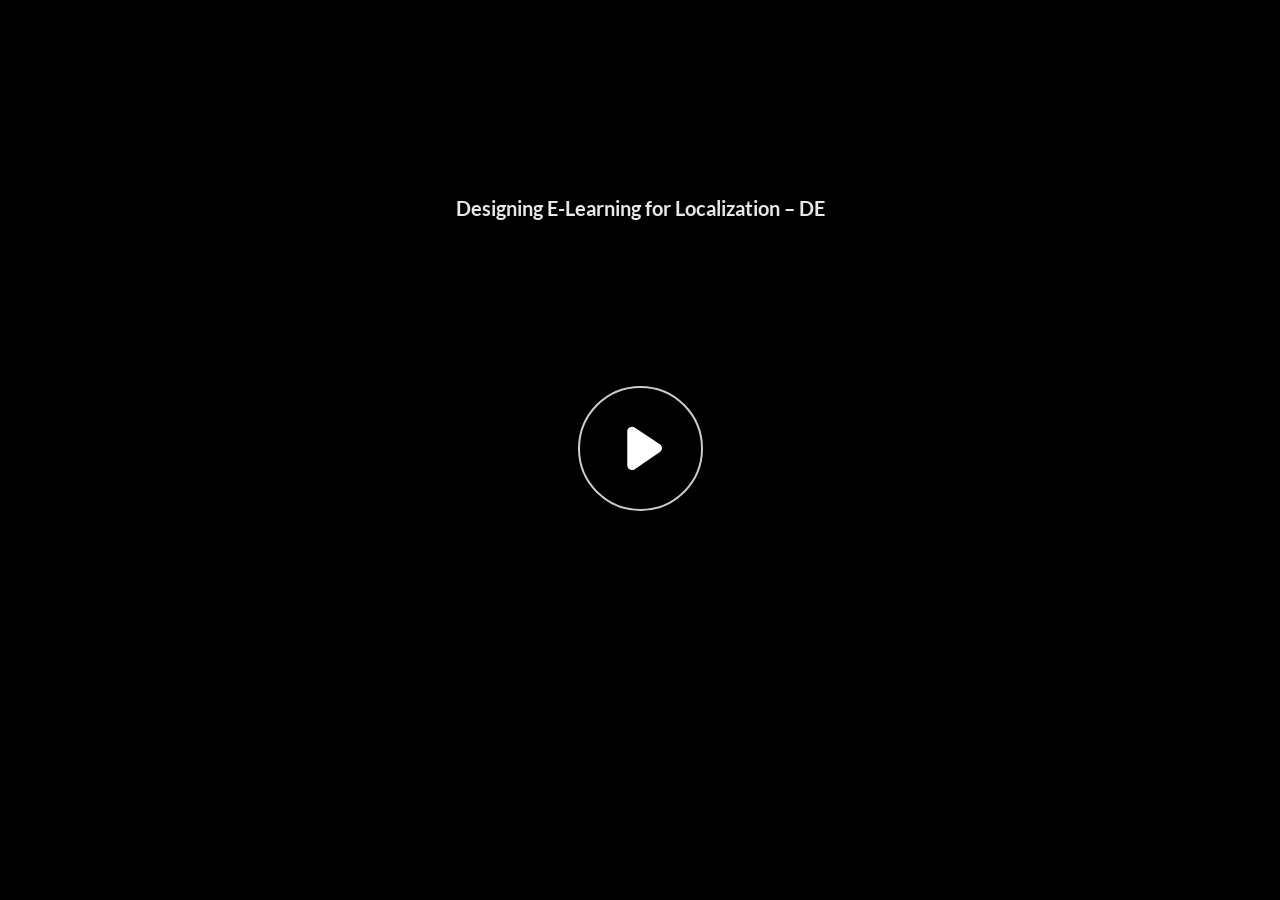
<file: de/story.html>
﻿<!doctype html>
<html lang="de-DE">
<head>
  <meta charset="utf-8">
  <!-- Created using Storyline 360 x64 - http://www.articulate.com  -->
  <!-- version: 3.124.37782.0 -->
  <title>Designing E-Learning for Localization &#8211; DE</title>
  <meta http-equiv="x-ua-compatible" content="IE=edge"/>
  <meta name="viewport" content="width=device-width,initial-scale=1,user-scalable=no,shrink-to-fit=no,minimal-ui"/>
  <meta name="apple-mobile-web-app-capable" content="yes"/>
  <style>
    html, body { height: 100%; padding: 0; margin: 0 }
    #app { height: 100%; width: 100%; }
  </style>

  <script>
    window.DS = {};
    window.globals = {
      DATA_PATH_BASE: '',
      HAS_FRAME: true,
      HAS_SLIDE: true,

      lmsPresent: false,
      tinCanPresent: false,
      cmi5Present: false,
      aoSupport: false,
      scale: 'Scaled',
      captureRc: false,
      browserSize: 'optimal',
      bgColor: '#282828',
      features: 'DropInBase,JsInteractions,Localization,LocalizationImage,PlayerMemoryEnhancements,SlideLevelScale',
      themeName: 'unified',
      preloaderColor: '#FFFFFF',
      suppressAnalytics: false,
      productChannel: 'stable',
      publishSource: 'storyline',
      aid: 'aid|40d956a1-4170-5cfd-9c87-6ad3442c0b0a',
      cid: 'cc4a9452-6fca-4027-8891-389efca74ddd',
      playerVersion: '3.124.37782.0',
      publishTimestamp: '2026-09-02T08:06:03.8732667Z',
      maxIosVideoElements: 10,
      connectionSettings: { message: 'Sie%20sind%20offline.%20Die%20Verbindung%20wird%20wiederhergestellt%20...', useDarkTheme: false, mode: 'disabled' },
      hasFeature: function(feature) {
        return this.features.split(',').includes(feature);
      },
      
      parseParams: function(qs) {
        if (window.globals.parsedParams != null) {
          return window.globals.parsedParams;
        }
        qs = (qs || window.location.search.substr(1)).split('+').join(' ');
        var params = {},
            tokens,
            re = /[?&]?([^=]+)=([^&]*)/g;

        while (tokens = re.exec(qs)) {
          params[decodeURIComponent(tokens[1]).trim()] =
            decodeURIComponent(tokens[2]).trim();
        }
        window.globals.parsedParams = params;
        return params;
      }

    };

    if (window.flagsUnderTest != null) {
      window.globals.features = window.flagsUnderTest.reduce((accum, feature) => {
        if (!accum.includes(feature)) {
          accum.push(feature);
        }
        return accum;
      }, window.globals.features.split(',')).join();
    }
  </script>
  <script>
    var isIe11 = ('ActiveXObject' in window || window.MSBlobBuilder != null)
      && window.msCrypto != null && !window.ActiveXObject;
    if (isIe11) {
      window.globals.unsupportedBrowser = true;
      document.write(atob('[base64]'));
    }
  </script>

  <script>
    if (window.globals.hasFeature('Localization')) {
      
      
    }
  </script>

  
  
  <script>window.THREE = { };</script>
  
</head>
<body style="background: #282828" class="cs-HTML theme-unified">
  <!-- 360 -->
  <script>!function(){var e,i=/iPhone/i,o=/iPod/i,n=/iPad/i,t=/\biOS-universal(?:.+)Mac\b/i,r=/\bAndroid(?:.+)Mobile\b/i,a=/Android/i,d=/(?:SD4930UR|\bSilk(?:.+)Mobile\b)/i,p=/Silk/i,l=/Windows Phone/i,u=/\bWindows(?:.+)ARM\b/i,b=/BlackBerry/i,s=/BB10/i,c=/Opera Mini/i,f=/\b(CriOS|Chrome)(?:.+)Mobile/i,h=/Mobile(?:.+)Firefox\b/i,v=function(e){return void 0!==e&&"MacIntel"===e.platform&&"number"==typeof e.maxTouchPoints&&e.maxTouchPoints>1&&"undefined"==typeof MSStream};e=function(e){var m={userAgent:"",platform:"",maxTouchPoints:0};e||"undefined"==typeof navigator?"string"==typeof e?m.userAgent=e:e&&e.userAgent&&(m={userAgent:e.userAgent,platform:e.platform,maxTouchPoints:e.maxTouchPoints||0}):m={userAgent:navigator.userAgent,platform:navigator.platform,maxTouchPoints:navigator.maxTouchPoints||0};var g=m.userAgent,y=g.split("[FBAN");void 0!==y[1]&&(g=y[0]),void 0!==(y=g.split("Twitter"))[1]&&(g=y[0]);var A=function(e){return function(i){return i.test(e)}}(g),w={apple:{phone:A(i)&&!A(l),ipod:A(o),tablet:!A(i)&&(A(n)||v(m))&&!A(l),universal:A(t),device:(A(i)||A(o)||A(n)||A(t)||v(m))&&!A(l)},amazon:{phone:A(d),tablet:!A(d)&&A(p),device:A(d)||A(p)},android:{phone:!A(l)&&A(d)||!A(l)&&A(r),tablet:!A(l)&&!A(d)&&!A(r)&&(A(p)||A(a)),device:!A(l)&&(A(d)||A(p)||A(r)||A(a))||A(/\bokhttp\b/i)},windows:{phone:A(l),tablet:A(u),device:A(l)||A(u)},other:{blackberry:A(b),blackberry10:A(s),opera:A(c),firefox:A(h),chrome:A(f),device:A(b)||A(s)||A(c)||A(h)||A(f)},any:!1,phone:!1,tablet:!1};return w.any=w.apple.device||w.android.device||w.windows.device||w.other.device,w.phone=w.apple.phone||w.android.phone||w.windows.phone,w.tablet=w.apple.tablet||w.android.tablet||w.windows.tablet,w}(),"object"==typeof exports&&"undefined"!=typeof module?module.exports=e:"function"==typeof define&&define.amd?define((function(){return e})):this.isMobile=e}();
    window.isMobile.apple.tablet = window.isMobile.apple.tablet ||
      (navigator.platform === 'MacIntel' && navigator.maxTouchPoints > 1);
    window.isMobile.apple.device = window.isMobile.apple.device || window.isMobile.apple.tablet;
    window.isMobile.tablet = window.isMobile.tablet || window.isMobile.apple.tablet;
    window.isMobile.any = window.isMobile.any || window.isMobile.apple.tablet;
  </script>

  <div id="focus-sink" tabindex="-1"></div>

  <div id="preso"></div>
  <script>
    (function() {

      var classTypes = [ 'desktop', 'mobile', 'phone', 'tablet' ];

      var addDeviceClasses = function(prefix, testObj) {
        var curr, i;
        for (i = 0; i < classTypes.length; i++) {
          curr = classTypes[i];
          if (testObj[curr]) {
            document.body.classList.add(prefix + curr);
          }
        }
      };

      var params = window.globals.parseParams(),
          isDevicePreview = params.devicepreview === '1',
          isPhoneOverride = params.deviceType === 'phone' || (isDevicePreview && params.phone == '1'),
          isTabletOverride = (params.deviceType === 'tablet' || isDevicePreview) && !isPhoneOverride,
          isMobileOverride = isPhoneOverride || isTabletOverride;

      var deviceView = {
        desktop: !window.isMobile.any && !isMobileOverride,
        mobile: window.isMobile.any || isMobileOverride,
        phone: isPhoneOverride || (window.isMobile.phone && !isTabletOverride),
        tablet: isTabletOverride || window.isMobile.tablet
      };

      window.globals.deviceView = deviceView;
      window.isMobile.desktop = !window.isMobile.any;
      window.isMobile.mobile = window.isMobile.any;

      addDeviceClasses('view-', deviceView);

    })();
  </script>
  
  <script src='story_content/triggers.js' type=text/javascript></script>
<script src='story_content/user.js' type=text/javascript></script>
  <div class="slide-loader"></div>

  <script>
    var doc = document, loader = doc.body.querySelector('.slide-loader'); [ 1, 2, 3 ].forEach(function(n) { var d = doc.createElement('div'); d.style.backgroundColor = window.globals.preloaderColor; d.classList.add('mobile-loader-dot'); d.classList.add('dot' + n); loader.appendChild(d); });
  </script>

  <div class="mobile-load-title-overlay" style="display: none">
    <div class="mobile-load-title">Designing E-Learning for Localization &#8211; DE</div>
  </div>

  <div class="mobile-chrome-warning"></div>

  
<style>
  .warn-connection-dialog {
    display: none;
    background: transparent;
    pointer-events: all;
    position: fixed;
    left: 0;
    top: 0;
    width: 100%;
    height: 100%;
    z-index: 999;
  }

  .warn-connection-content {
    pointer-events: all;
    border-radius: 4px;
    background: white;
    border: 1px solid #E7E7E7;
    color: #333333;
    box-shadow: 0 2px 4px rgba(0, 0, 0, 0.25);
    transition: all 150ms ease-out;
    position: absolute;
    white-space: nowrap;
  }

  .view-phone.is-landscape .warn-connection-content {
    left: 23px;
    bottom: 23px;
  }

  .view-tablet.is-landscape .warn-connection-content {
    left: 50%;
    top: 20px;
    transform: translateX(-50%);
  }

  .view-mobile.is-portrait .warn-connection-content {
    transform: translate(-50%, calc(-100% - 15px));
  }

  .warn-connection-content p {
    display: inline-block;
    margin: 0 8px 0 0;
    line-height: 33px;
    font-size: 11px;
  }

  .warn-connection-content svg {
    position: relative;
    vertical-align: middle;
    margin: 0 2px 2px 8px;
  }

  .view-desktop .warn-connection-content {
    left: 1.5em;
    bottom: 1.5em;
  }

  .view-desktop .warn-connection-content p {
    font-size: 1.1em;
  }

  .is-offline .warn-connection-dialog {
    display: block;
  }

  .is-offline .cs-panel * {
    pointer-events: none !important;
  }

  .is-offline .cs-panel {
    pointer-events: all !important;
  }

  .is-offline #nav-controls * {
    pointer-events: none !important;
  }

  .is-offline #nav-controls {
    pointer-events: all !important;
  }
</style>

<div class="warn-connection-dialog" role="alertdialog" aria-modal="true" tabindex="0" aria-labelledby="warn-connection-message">
  <div class="warn-connection-content">
    <svg width="17" height="15" viewBox="0 0 17 15" xmlns="http://www.w3.org/2000/svg">
      <path fill="#8F0000" stroke="white" d="M16.07,12.98 L15.88,12.23 L9.51,1.21 C8.97,0.26,7.6,0.26,7.06,1.21 L0.69,12.23 C0.15,13.16,0.81,14.36,1.91,14.36 H14.65 C15.47,14.36,16.05,13.7,16.07,12.98 Z"/>
      <path fill="white" stroke="white" d="M8.58,5.5 C8.35,5.28,8.5,5.35,8.21,5.32 C8.09,5.35,7.97,5.49,7.96,5.67 C7.97,5.79,7.98,5.92,7.98,6.04 L7.98,6.04 C7.99,6.17,8,6.31,8.01,6.43 L8.01,6.44 C8.03,6.92,8.06,7.41,8.09,7.9 L8.09,7.9 C8.12,8.39,8.14,8.88,8.17,9.37 C8.17,9.39,8.18,9.42,8.2,9.44 C8.23,9.46,8.25,9.47,8.28,9.47 C8.31,9.47,8.34,9.46,8.35,9.44 C8.37,9.43,8.38,9.4,8.39,9.35 L8.39,9.34 C8.39,9.24,8.4,9.15,8.4,9.05 L8.4,9.05 C8.41,8.96,8.41,8.86,8.42,8.75 C8.43,8.44,8.45,8.12,8.47,7.81 L8.47,7.81 C8.49,7.49,8.51,7.18,8.53,6.87 C8.55,6.46,8.56,6.05,8.59,5.64 L8.6,5.62 C8.6,5.57,8.59,5.53,8.58,5.5 L8.21,5.32 Z"/>
      <circle fill="white" stroke="white" cx="8.3" cy="11.35" r="0.3"/>
    </svg>
    <p id="warn-connection-message">You are offline. Trying to reconnect...</p>
  </div>
</div>

<script>
  (function() {
    window.DS.connection = {
      warningShown: false,
      assets: {},
      loadingAssetGroup: false,
      retryDelay: 500
    };

    var connectionSettings = window.globals.connectionSettings || {};

    var useConnectionMessages = window.AbortController != null &&
      window.location.protocol != 'file:' &&
      connectionSettings.mode === 'normal';

    window.DS.connection.useConnectionMessages = useConnectionMessages;

    var assetCount = 0;
    var checkLoadedId;


    if (useConnectionMessages && connectionSettings != null) {
      var contentEl = document.querySelector('.warn-connection-content');
      var messageEl = contentEl.querySelector('p');

      if (connectionSettings.useDarkTheme) {
        contentEl.style.borderColor = '#BABBBA';
        contentEl.style.backgroundColor = '#282828';
        contentEl.style.color = '#FFFFFF';
      }

      if (connectionSettings.message != null) {
        messageEl.textContent = window.decodeURIComponent(connectionSettings.message);
      }
    }

    function checkAssetsReady() {
      for (var i in DS.connection.assets) {
        if (!DS.connection.assets[i].success) {
          return false;
        }
      }
      return true;
    }

    function stopAssetGroup() {
      if (!useConnectionMessages) { return; }

      assetCount = 0;

      DS.connection.oldAssetGroup = DS.connection.assets;
      DS.connection.assets = {};
      DS.connection.loadingAssetGroup = false;
      clearInterval(checkLoadedId);
    }

    function startAssetGroup() {
      if (!useConnectionMessages) { return; }
      var ticks = 0;
      clearInterval(checkLoadedId);
      checkLoadedId = setInterval(function() {
        var loaded = 0;
        if (assetCount === 0 && loaded === 0) {
          clearInterval(checkLoadedId);
          return;
        }

        for (var i in DS.connection.assets) {
          if (DS.connection.assets[i].success) {
            loaded++;
          }
        }

        if (assetCount === loaded && checkAssetsReady()) {
          for (var i in DS.connection.assets) {
            if (DS.connection.assets[i].action) {
              DS.connection.assets[i].action();
            }
          }
          hideWarning();
          stopAssetGroup();
        }
      }, 100)
    }

    function requiredAsset(url, action, retry, type) {
      if (!useConnectionMessages) { return; }
      if (DS.connection.assets[url]) { return; }

      DS.connection.assets[url] = {
        success: false, action: action, retry: retry, type: type
      };
      assetCount = Object.keys(DS.connection.assets).length;
      if (!DS.connection.loadingAssetGroup) {
        startAssetGroup();
      }
      DS.connection.loadingAssetGroup = true;
    }

    function assetLoaded(url) {
      if (!useConnectionMessages) { return; }
      if (DS.connection.assets[url]) {
        DS.connection.assets[url].success = true;
      }
    }

    function assetFailed(url) {
      if (!useConnectionMessages) { return; }
      if (!DS.connection.assets[url]) {
        if (/\.js$/.test(url) && url.indexOf('transcripts') === -1) {
          setTimeout(function() {
            if (DS.connection.lastSlideLoaded != null) {
              DS.connection.lastSlideLoaded();
            }
          }, DS.connection.retryDelay);
        }
        return;
      }
      if (!DS.connection.warningShown) { showWarning(); }
      if (DS.connection.assets[url].retry) {
        setTimeout(function() {
          if (!DS.connection.assets[url].success) {
            DS.connection.assets[url].retry()
          }
        }, DS.connection.retryDelay);
      }
    }

    function hideWarning() {
      document.body.classList.remove('is-offline');
      DS.connection.warningShown = false;
      enableKeys();
    }
    DS.connection.hideWarning = hideWarning

    function showWarning(btn) {
      document.body.classList.add('is-offline')
      DS.connection.warningShown = true;
      updateWarningPosition();
      disableKeys();
    }

    function updateWarningPosition() {
      if (!DS.connection.warningShown) {
        return;
      }

      var isPortrait = document.body.classList.contains('is-portrait');
      var isMobile = document.body.classList.contains('view-mobile');
      var warningEl = document.querySelector('.warn-connection-content');

      if (isPortrait && isMobile) {
        var slide = document.querySelector('.primary-slide');
        var slideRect = slide != null
          ? slide.getBoundingClientRect()
          : { top: window.innerHeight, left: 0, width: window.innerWidth };

        warningEl.style.top = `${slideRect.top}px`
        warningEl.style.left = `${slideRect.left + slideRect.width / 2}px`
      } else {
        warningEl.style.top = null;
        warningEl.style.left = null;
      }

      window.requestAnimationFrame(updateWarningPosition);
    }

    function onDisableKeyDown(e) {
      e.preventDefault();
      e.stopImmediatePropagation();
    }

    function onDisableKeyUp(e) {
      e.preventDefault();
      e.stopImmediatePropagation();
    }

    var accStyle = document.createElement('style');
    var warnDialogEl = document.querySelector('.warn-connection-dialog');

    function disableKeys() {
      if (DS.views && DS.views.nsStack && DS.views.nsStack.length === 1) {
        DS.views.nsStack[0].tabReachable = false
        DS.views.nsStack[0].updateTabIndex(true);
      }

      accStyle.innerHTML = '.acc-shadow-dom { display: none; }';
      document.body.appendChild(accStyle);

      warnDialogEl.parentNode.append(warnDialogEl);
      warnDialogEl.focus();
    }

    function enableKeys() {
      accStyle.remove();
      if (DS.views && DS.views.nsStack && DS.views.nsStack.length === 1 && DS.views.nsStack[0].name === '_frame') {
        DS.views.nsStack[0].tabReachable = true;
        DS.views.nsStack[0].updateTabIndex();
      }
    }

    // these will all be noops if the feature flag isn't set in
    // the data and `window.globals.features`
    DS.connection.requiredAsset = requiredAsset;
    DS.connection.assetLoaded = assetLoaded;
    DS.connection.assetFailed = assetFailed;
    DS.connection.stopAssetGroup = stopAssetGroup;
    DS.connection.startAssetGroup = startAssetGroup;
  })();
</script>


  <script>
    
    if (window.autoSpider && window.vInterfaceObject) {
      document.querySelector('.mobile-load-title-overlay').style.display = 'none';
    }
  </script>

  

  <link rel="stylesheet" href="html5/data/css/output.min.css" data-noprefix/>
</body>
<script src="html5/lib/scripts/bootstrapper.min.js"></script>
</html>
</file>
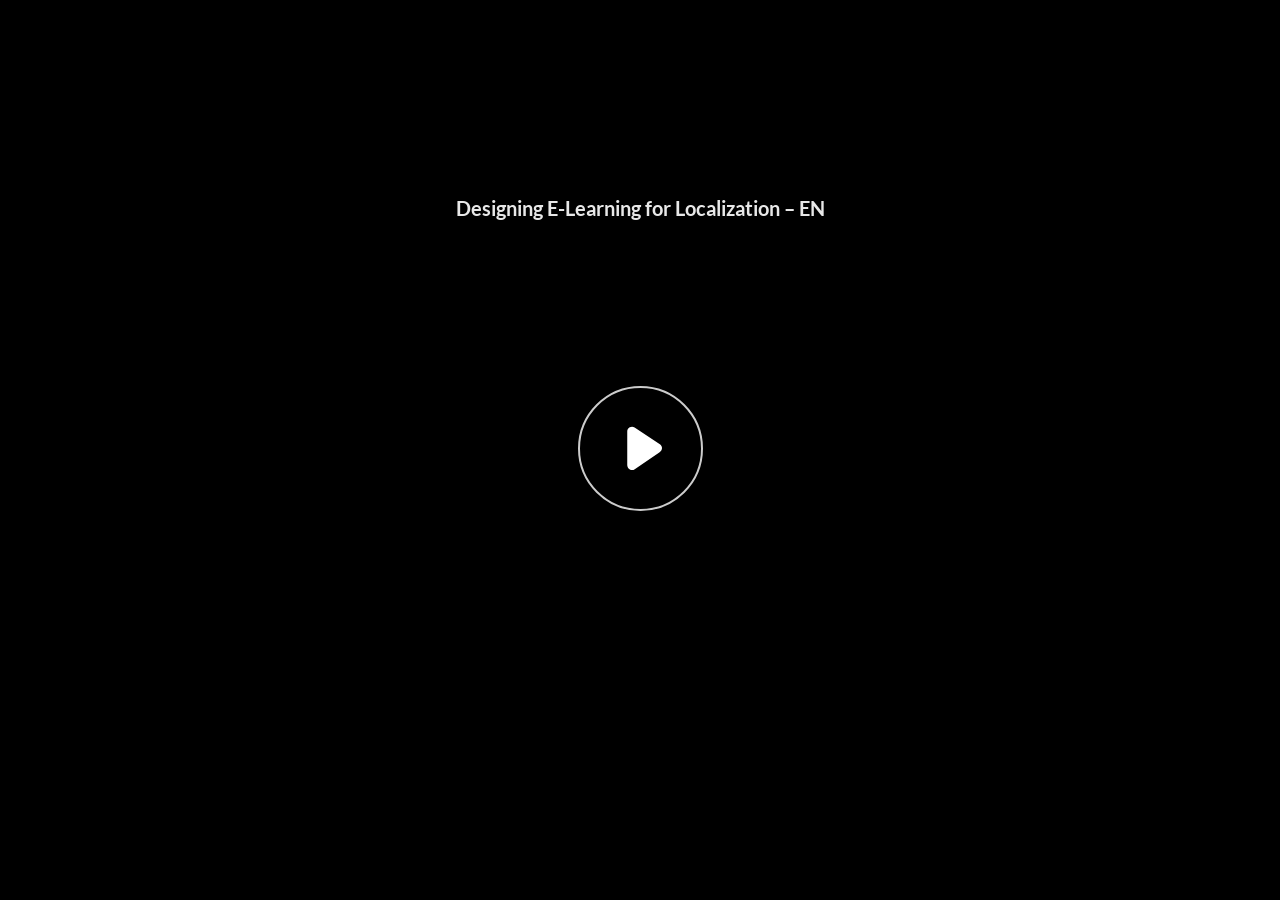
<file: en/story.html>
﻿<!doctype html>
<html lang="en-US">
<head>
  <meta charset="utf-8">
  <!-- Created using Storyline 360 x64 - http://www.articulate.com  -->
  <!-- version: 3.124.37782.0 -->
  <title>Designing E-Learning for Localization &#8211; EN</title>
  <meta http-equiv="x-ua-compatible" content="IE=edge"/>
  <meta name="viewport" content="width=device-width,initial-scale=1,user-scalable=no,shrink-to-fit=no,minimal-ui"/>
  <meta name="apple-mobile-web-app-capable" content="yes"/>
  <style>
    html, body { height: 100%; padding: 0; margin: 0 }
    #app { height: 100%; width: 100%; }
  </style>

  <script>
    window.DS = {};
    window.globals = {
      DATA_PATH_BASE: '',
      HAS_FRAME: true,
      HAS_SLIDE: true,

      lmsPresent: false,
      tinCanPresent: false,
      cmi5Present: false,
      aoSupport: false,
      scale: 'Scaled',
      captureRc: false,
      browserSize: 'optimal',
      bgColor: '#282828',
      features: 'DropInBase,JsInteractions,Localization,LocalizationImage,PlayerMemoryEnhancements,SlideLevelScale',
      themeName: 'unified',
      preloaderColor: '#FFFFFF',
      suppressAnalytics: false,
      productChannel: 'stable',
      publishSource: 'storyline',
      aid: 'aid|40d956a1-4170-5cfd-9c87-6ad3442c0b0a',
      cid: 'cc4a9452-6fca-4027-8891-389efca74ddd',
      playerVersion: '3.124.37782.0',
      publishTimestamp: '2026-09-02T08:08:55.3584529Z',
      maxIosVideoElements: 10,
      connectionSettings: { message: 'You%20are%20offline.%20Trying%20to%20reconnect...', useDarkTheme: false, mode: 'disabled' },
      hasFeature: function(feature) {
        return this.features.split(',').includes(feature);
      },
      
      parseParams: function(qs) {
        if (window.globals.parsedParams != null) {
          return window.globals.parsedParams;
        }
        qs = (qs || window.location.search.substr(1)).split('+').join(' ');
        var params = {},
            tokens,
            re = /[?&]?([^=]+)=([^&]*)/g;

        while (tokens = re.exec(qs)) {
          params[decodeURIComponent(tokens[1]).trim()] =
            decodeURIComponent(tokens[2]).trim();
        }
        window.globals.parsedParams = params;
        return params;
      }

    };

    if (window.flagsUnderTest != null) {
      window.globals.features = window.flagsUnderTest.reduce((accum, feature) => {
        if (!accum.includes(feature)) {
          accum.push(feature);
        }
        return accum;
      }, window.globals.features.split(',')).join();
    }
  </script>
  <script>
    var isIe11 = ('ActiveXObject' in window || window.MSBlobBuilder != null)
      && window.msCrypto != null && !window.ActiveXObject;
    if (isIe11) {
      window.globals.unsupportedBrowser = true;
      document.write(atob('[base64]'));
    }
  </script>

  <script>
    if (window.globals.hasFeature('Localization')) {
      
      
    }
  </script>

  
  
  <script>window.THREE = { };</script>
  
</head>
<body style="background: #282828" class="cs-HTML theme-unified">
  <!-- 360 -->
  <script>!function(){var e,i=/iPhone/i,o=/iPod/i,n=/iPad/i,t=/\biOS-universal(?:.+)Mac\b/i,r=/\bAndroid(?:.+)Mobile\b/i,a=/Android/i,d=/(?:SD4930UR|\bSilk(?:.+)Mobile\b)/i,p=/Silk/i,l=/Windows Phone/i,u=/\bWindows(?:.+)ARM\b/i,b=/BlackBerry/i,s=/BB10/i,c=/Opera Mini/i,f=/\b(CriOS|Chrome)(?:.+)Mobile/i,h=/Mobile(?:.+)Firefox\b/i,v=function(e){return void 0!==e&&"MacIntel"===e.platform&&"number"==typeof e.maxTouchPoints&&e.maxTouchPoints>1&&"undefined"==typeof MSStream};e=function(e){var m={userAgent:"",platform:"",maxTouchPoints:0};e||"undefined"==typeof navigator?"string"==typeof e?m.userAgent=e:e&&e.userAgent&&(m={userAgent:e.userAgent,platform:e.platform,maxTouchPoints:e.maxTouchPoints||0}):m={userAgent:navigator.userAgent,platform:navigator.platform,maxTouchPoints:navigator.maxTouchPoints||0};var g=m.userAgent,y=g.split("[FBAN");void 0!==y[1]&&(g=y[0]),void 0!==(y=g.split("Twitter"))[1]&&(g=y[0]);var A=function(e){return function(i){return i.test(e)}}(g),w={apple:{phone:A(i)&&!A(l),ipod:A(o),tablet:!A(i)&&(A(n)||v(m))&&!A(l),universal:A(t),device:(A(i)||A(o)||A(n)||A(t)||v(m))&&!A(l)},amazon:{phone:A(d),tablet:!A(d)&&A(p),device:A(d)||A(p)},android:{phone:!A(l)&&A(d)||!A(l)&&A(r),tablet:!A(l)&&!A(d)&&!A(r)&&(A(p)||A(a)),device:!A(l)&&(A(d)||A(p)||A(r)||A(a))||A(/\bokhttp\b/i)},windows:{phone:A(l),tablet:A(u),device:A(l)||A(u)},other:{blackberry:A(b),blackberry10:A(s),opera:A(c),firefox:A(h),chrome:A(f),device:A(b)||A(s)||A(c)||A(h)||A(f)},any:!1,phone:!1,tablet:!1};return w.any=w.apple.device||w.android.device||w.windows.device||w.other.device,w.phone=w.apple.phone||w.android.phone||w.windows.phone,w.tablet=w.apple.tablet||w.android.tablet||w.windows.tablet,w}(),"object"==typeof exports&&"undefined"!=typeof module?module.exports=e:"function"==typeof define&&define.amd?define((function(){return e})):this.isMobile=e}();
    window.isMobile.apple.tablet = window.isMobile.apple.tablet ||
      (navigator.platform === 'MacIntel' && navigator.maxTouchPoints > 1);
    window.isMobile.apple.device = window.isMobile.apple.device || window.isMobile.apple.tablet;
    window.isMobile.tablet = window.isMobile.tablet || window.isMobile.apple.tablet;
    window.isMobile.any = window.isMobile.any || window.isMobile.apple.tablet;
  </script>

  <div id="focus-sink" tabindex="-1"></div>

  <div id="preso"></div>
  <script>
    (function() {

      var classTypes = [ 'desktop', 'mobile', 'phone', 'tablet' ];

      var addDeviceClasses = function(prefix, testObj) {
        var curr, i;
        for (i = 0; i < classTypes.length; i++) {
          curr = classTypes[i];
          if (testObj[curr]) {
            document.body.classList.add(prefix + curr);
          }
        }
      };

      var params = window.globals.parseParams(),
          isDevicePreview = params.devicepreview === '1',
          isPhoneOverride = params.deviceType === 'phone' || (isDevicePreview && params.phone == '1'),
          isTabletOverride = (params.deviceType === 'tablet' || isDevicePreview) && !isPhoneOverride,
          isMobileOverride = isPhoneOverride || isTabletOverride;

      var deviceView = {
        desktop: !window.isMobile.any && !isMobileOverride,
        mobile: window.isMobile.any || isMobileOverride,
        phone: isPhoneOverride || (window.isMobile.phone && !isTabletOverride),
        tablet: isTabletOverride || window.isMobile.tablet
      };

      window.globals.deviceView = deviceView;
      window.isMobile.desktop = !window.isMobile.any;
      window.isMobile.mobile = window.isMobile.any;

      addDeviceClasses('view-', deviceView);

    })();
  </script>
  
  <script src='story_content/triggers.js' type=text/javascript></script>
<script src='story_content/user.js' type=text/javascript></script>
  <div class="slide-loader"></div>

  <script>
    var doc = document, loader = doc.body.querySelector('.slide-loader'); [ 1, 2, 3 ].forEach(function(n) { var d = doc.createElement('div'); d.style.backgroundColor = window.globals.preloaderColor; d.classList.add('mobile-loader-dot'); d.classList.add('dot' + n); loader.appendChild(d); });
  </script>

  <div class="mobile-load-title-overlay" style="display: none">
    <div class="mobile-load-title">Designing E-Learning for Localization &#8211; EN</div>
  </div>

  <div class="mobile-chrome-warning"></div>

  
<style>
  .warn-connection-dialog {
    display: none;
    background: transparent;
    pointer-events: all;
    position: fixed;
    left: 0;
    top: 0;
    width: 100%;
    height: 100%;
    z-index: 999;
  }

  .warn-connection-content {
    pointer-events: all;
    border-radius: 4px;
    background: white;
    border: 1px solid #E7E7E7;
    color: #333333;
    box-shadow: 0 2px 4px rgba(0, 0, 0, 0.25);
    transition: all 150ms ease-out;
    position: absolute;
    white-space: nowrap;
  }

  .view-phone.is-landscape .warn-connection-content {
    left: 23px;
    bottom: 23px;
  }

  .view-tablet.is-landscape .warn-connection-content {
    left: 50%;
    top: 20px;
    transform: translateX(-50%);
  }

  .view-mobile.is-portrait .warn-connection-content {
    transform: translate(-50%, calc(-100% - 15px));
  }

  .warn-connection-content p {
    display: inline-block;
    margin: 0 8px 0 0;
    line-height: 33px;
    font-size: 11px;
  }

  .warn-connection-content svg {
    position: relative;
    vertical-align: middle;
    margin: 0 2px 2px 8px;
  }

  .view-desktop .warn-connection-content {
    left: 1.5em;
    bottom: 1.5em;
  }

  .view-desktop .warn-connection-content p {
    font-size: 1.1em;
  }

  .is-offline .warn-connection-dialog {
    display: block;
  }

  .is-offline .cs-panel * {
    pointer-events: none !important;
  }

  .is-offline .cs-panel {
    pointer-events: all !important;
  }

  .is-offline #nav-controls * {
    pointer-events: none !important;
  }

  .is-offline #nav-controls {
    pointer-events: all !important;
  }
</style>

<div class="warn-connection-dialog" role="alertdialog" aria-modal="true" tabindex="0" aria-labelledby="warn-connection-message">
  <div class="warn-connection-content">
    <svg width="17" height="15" viewBox="0 0 17 15" xmlns="http://www.w3.org/2000/svg">
      <path fill="#8F0000" stroke="white" d="M16.07,12.98 L15.88,12.23 L9.51,1.21 C8.97,0.26,7.6,0.26,7.06,1.21 L0.69,12.23 C0.15,13.16,0.81,14.36,1.91,14.36 H14.65 C15.47,14.36,16.05,13.7,16.07,12.98 Z"/>
      <path fill="white" stroke="white" d="M8.58,5.5 C8.35,5.28,8.5,5.35,8.21,5.32 C8.09,5.35,7.97,5.49,7.96,5.67 C7.97,5.79,7.98,5.92,7.98,6.04 L7.98,6.04 C7.99,6.17,8,6.31,8.01,6.43 L8.01,6.44 C8.03,6.92,8.06,7.41,8.09,7.9 L8.09,7.9 C8.12,8.39,8.14,8.88,8.17,9.37 C8.17,9.39,8.18,9.42,8.2,9.44 C8.23,9.46,8.25,9.47,8.28,9.47 C8.31,9.47,8.34,9.46,8.35,9.44 C8.37,9.43,8.38,9.4,8.39,9.35 L8.39,9.34 C8.39,9.24,8.4,9.15,8.4,9.05 L8.4,9.05 C8.41,8.96,8.41,8.86,8.42,8.75 C8.43,8.44,8.45,8.12,8.47,7.81 L8.47,7.81 C8.49,7.49,8.51,7.18,8.53,6.87 C8.55,6.46,8.56,6.05,8.59,5.64 L8.6,5.62 C8.6,5.57,8.59,5.53,8.58,5.5 L8.21,5.32 Z"/>
      <circle fill="white" stroke="white" cx="8.3" cy="11.35" r="0.3"/>
    </svg>
    <p id="warn-connection-message">You are offline. Trying to reconnect...</p>
  </div>
</div>

<script>
  (function() {
    window.DS.connection = {
      warningShown: false,
      assets: {},
      loadingAssetGroup: false,
      retryDelay: 500
    };

    var connectionSettings = window.globals.connectionSettings || {};

    var useConnectionMessages = window.AbortController != null &&
      window.location.protocol != 'file:' &&
      connectionSettings.mode === 'normal';

    window.DS.connection.useConnectionMessages = useConnectionMessages;

    var assetCount = 0;
    var checkLoadedId;


    if (useConnectionMessages && connectionSettings != null) {
      var contentEl = document.querySelector('.warn-connection-content');
      var messageEl = contentEl.querySelector('p');

      if (connectionSettings.useDarkTheme) {
        contentEl.style.borderColor = '#BABBBA';
        contentEl.style.backgroundColor = '#282828';
        contentEl.style.color = '#FFFFFF';
      }

      if (connectionSettings.message != null) {
        messageEl.textContent = window.decodeURIComponent(connectionSettings.message);
      }
    }

    function checkAssetsReady() {
      for (var i in DS.connection.assets) {
        if (!DS.connection.assets[i].success) {
          return false;
        }
      }
      return true;
    }

    function stopAssetGroup() {
      if (!useConnectionMessages) { return; }

      assetCount = 0;

      DS.connection.oldAssetGroup = DS.connection.assets;
      DS.connection.assets = {};
      DS.connection.loadingAssetGroup = false;
      clearInterval(checkLoadedId);
    }

    function startAssetGroup() {
      if (!useConnectionMessages) { return; }
      var ticks = 0;
      clearInterval(checkLoadedId);
      checkLoadedId = setInterval(function() {
        var loaded = 0;
        if (assetCount === 0 && loaded === 0) {
          clearInterval(checkLoadedId);
          return;
        }

        for (var i in DS.connection.assets) {
          if (DS.connection.assets[i].success) {
            loaded++;
          }
        }

        if (assetCount === loaded && checkAssetsReady()) {
          for (var i in DS.connection.assets) {
            if (DS.connection.assets[i].action) {
              DS.connection.assets[i].action();
            }
          }
          hideWarning();
          stopAssetGroup();
        }
      }, 100)
    }

    function requiredAsset(url, action, retry, type) {
      if (!useConnectionMessages) { return; }
      if (DS.connection.assets[url]) { return; }

      DS.connection.assets[url] = {
        success: false, action: action, retry: retry, type: type
      };
      assetCount = Object.keys(DS.connection.assets).length;
      if (!DS.connection.loadingAssetGroup) {
        startAssetGroup();
      }
      DS.connection.loadingAssetGroup = true;
    }

    function assetLoaded(url) {
      if (!useConnectionMessages) { return; }
      if (DS.connection.assets[url]) {
        DS.connection.assets[url].success = true;
      }
    }

    function assetFailed(url) {
      if (!useConnectionMessages) { return; }
      if (!DS.connection.assets[url]) {
        if (/\.js$/.test(url) && url.indexOf('transcripts') === -1) {
          setTimeout(function() {
            if (DS.connection.lastSlideLoaded != null) {
              DS.connection.lastSlideLoaded();
            }
          }, DS.connection.retryDelay);
        }
        return;
      }
      if (!DS.connection.warningShown) { showWarning(); }
      if (DS.connection.assets[url].retry) {
        setTimeout(function() {
          if (!DS.connection.assets[url].success) {
            DS.connection.assets[url].retry()
          }
        }, DS.connection.retryDelay);
      }
    }

    function hideWarning() {
      document.body.classList.remove('is-offline');
      DS.connection.warningShown = false;
      enableKeys();
    }
    DS.connection.hideWarning = hideWarning

    function showWarning(btn) {
      document.body.classList.add('is-offline')
      DS.connection.warningShown = true;
      updateWarningPosition();
      disableKeys();
    }

    function updateWarningPosition() {
      if (!DS.connection.warningShown) {
        return;
      }

      var isPortrait = document.body.classList.contains('is-portrait');
      var isMobile = document.body.classList.contains('view-mobile');
      var warningEl = document.querySelector('.warn-connection-content');

      if (isPortrait && isMobile) {
        var slide = document.querySelector('.primary-slide');
        var slideRect = slide != null
          ? slide.getBoundingClientRect()
          : { top: window.innerHeight, left: 0, width: window.innerWidth };

        warningEl.style.top = `${slideRect.top}px`
        warningEl.style.left = `${slideRect.left + slideRect.width / 2}px`
      } else {
        warningEl.style.top = null;
        warningEl.style.left = null;
      }

      window.requestAnimationFrame(updateWarningPosition);
    }

    function onDisableKeyDown(e) {
      e.preventDefault();
      e.stopImmediatePropagation();
    }

    function onDisableKeyUp(e) {
      e.preventDefault();
      e.stopImmediatePropagation();
    }

    var accStyle = document.createElement('style');
    var warnDialogEl = document.querySelector('.warn-connection-dialog');

    function disableKeys() {
      if (DS.views && DS.views.nsStack && DS.views.nsStack.length === 1) {
        DS.views.nsStack[0].tabReachable = false
        DS.views.nsStack[0].updateTabIndex(true);
      }

      accStyle.innerHTML = '.acc-shadow-dom { display: none; }';
      document.body.appendChild(accStyle);

      warnDialogEl.parentNode.append(warnDialogEl);
      warnDialogEl.focus();
    }

    function enableKeys() {
      accStyle.remove();
      if (DS.views && DS.views.nsStack && DS.views.nsStack.length === 1 && DS.views.nsStack[0].name === '_frame') {
        DS.views.nsStack[0].tabReachable = true;
        DS.views.nsStack[0].updateTabIndex();
      }
    }

    // these will all be noops if the feature flag isn't set in
    // the data and `window.globals.features`
    DS.connection.requiredAsset = requiredAsset;
    DS.connection.assetLoaded = assetLoaded;
    DS.connection.assetFailed = assetFailed;
    DS.connection.stopAssetGroup = stopAssetGroup;
    DS.connection.startAssetGroup = startAssetGroup;
  })();
</script>


  <script>
    
    if (window.autoSpider && window.vInterfaceObject) {
      document.querySelector('.mobile-load-title-overlay').style.display = 'none';
    }
  </script>

  

  <link rel="stylesheet" href="html5/data/css/output.min.css" data-noprefix/>
</body>
<script src="html5/lib/scripts/bootstrapper.min.js"></script>
</html>
</file>
<file: de/html5/data/css/output.min.css>
@font-face {
  font-family: 'LatoBold Charset1_ BoldA1E1F8C0';
  src: url('[data-uri]');
  font-style: normal;
  font-weight: bold;
}
@font-face {
  font-family: 'Lato Charset1_ 6TVuh2lK15EBE38C';
  src: url('[data-uri]');
  font-style: normal;
  font-weight: normal;
}
@font-face {
  font-family: 'Open Sans Charset1_ 5av4C5AE137';
  src: url('[data-uri]');
  font-style: normal;
  font-weight: normal;
}
@font-face {
  font-family: 'Open SansBold CharsBold8DE16299';
  src: url('[data-uri]');
  font-style: normal;
  font-weight: bold;
}
@font-face {
  font-family: 'Arial Charset1_ 6Ssxc7s011D669A';
  src: url('[data-uri]');
  font-style: normal;
  font-weight: normal;
}
@font-face {
  font-family: 'ArialBold Charset1_Bold53E6B6E3';
  src: url('[data-uri]');
  font-style: normal;
  font-weight: bold;
}
@font-face {
  font-family: 'Open Sans Charset0_v9TY33EDE6F2';
  src: url('[data-uri]');
  font-style: normal;
  font-weight: normal;
}
@font-face {
  font-family: 'Open SansBold CharsBoldE47A47C6';
  src: url('[data-uri]');
  font-style: normal;
  font-weight: bold;
}
@font-face {
  font-family: 'Arial Charset0_v8wz5YMo9EE9FF07';
  src: url('[data-uri]');
  font-style: normal;
  font-weight: normal;
}
@font-face {
  font-family: 'ArialBold Charset0_Bold3D70FAD3';
  src: url('[data-uri]');
  font-style: normal;
  font-weight: bold;
}
.cs-HTML {
  background: rgba(40, 40, 40, 1);
}
.cs-pxabnsnfns00011100101 .cs-infopanel  {
  box-shadow: 0 1px 0 rgba(0, 0, 0, 0);
  background: rgba(255, 255, 255, 1);
}
.cs-pxabnsnfns00011100101 .cs-infopanel .cs-link {
  color: rgba(186, 187, 186, 1);
}
.cs-pxabnsnfns00011100101 .cs-infopanel .cs-link:hover {
  color: rgba(255, 255, 255, 1);
}
.cs-pxabnsnfns00011100101 .cs-infopanel .cs-name {
  color: rgba(68, 68, 68, 1);
}
.cs-pxabnsnfns00011100101 .cs-infopanel .cs-title {
  color: rgba(153, 153, 153, 1);
}
.cs-pxabnsnfns00011100101 .cs-infopanelpopup  {
  box-shadow: 0 1px 0 rgba(0, 0, 0, 0);
  background: rgba(0, 0, 0, 0);
}
.cs-pxabnsnfns00011100101 .cs-infopanelpopup .cs-link {
  color: rgba(255, 0, 0, 1);
}
.cs-pxabnsnfns00011100101 .cs-infopanelpopup .cs-link:hover {
  color: rgba(255, 255, 255, 1);
}
.cs-pxabnsnfns00011100101 .cs-infopanelpopup .cs-name {
  color: rgba(255, 255, 255, 1);
}
.cs-pxabnsnfns00011100101 .cs-infopanelpopup .cs-bio {
  color: rgba(186, 187, 186, 1);
}
.cs-pxabnsnfns00011100101 .cs-timer  {
  color: rgba(186, 187, 186, 1);
}
.cs-pxabnsnfns00011100101 .cs-duration stop:first-child {
  stop-color: rgba(60, 60, 60, 1);
}
.cs-pxabnsnfns00011100101 .cs-duration stop:last-child {
  stop-color: rgba(60, 60, 60, 1);
}
.cs-pxabnsnfns00011100101 .cs-elapsed stop:first-child {
  stop-color: rgba(254, 227, 71, 1);
}
.cs-pxabnsnfns00011100101 .cs-elapsed stop:last-child {
  stop-color: rgba(254, 227, 71, 1);
}
.cs-pxabnsnfns00011100101 .cs-timer .cs-pie .cs-innerstroke {
  stroke: rgba(199, 199, 199, 1);
}
.cs-pxabnsnfns00011100101 .cs-timer .cs-pie .cs-innerborder {
  stroke: rgba(255, 255, 255, 1);
}
.cs-pxabnsnfns00011100101 .cs-window  {
  box-shadow: 0 8px 5px rgba(0, 0, 0, 0.2);
  border-color: rgba(49, 99, 0, 0);
  background: rgba(33, 33, 33, 1);
  color: rgba(248, 248, 248, 1);
}
.cs-pxabnsnfns00011100101 .cs-window .cs-diva {
  border-color: rgba(78, 78, 78, 1);
}
.cs-pxabnsnfns00011100101 .cs-window .cs-divb {
  border-color: rgba(78, 78, 78, 0);
}
.cs-pxabnsnfns00011100101 .cs-editor .cs-editor-slide {
  color: rgba(226, 226, 226, 1);
}
.cs-pxabnsnfns00011100101 .cs-editor .cs-editor-html {
  color: rgba(186, 187, 186, 1);
}
.cs-pxabnsnfns00011100101 .cs-editor .cs-editor-button {
  text-shadow: 0 1px 0 rgba(0, 0, 0, 0);
  color: rgba(255, 255, 255, 1);
  border-color: rgba(211, 211, 211, 1);
  background: rgba(34, 34, 34, 1);
}
.cs-pxabnsnfns00011100101 .cs-editor .cs-editor-button:hover {
  background: rgba(68, 68, 68, 1);
}
.cs-pxabnsnfns00011100101 .cs-editor .cs-editor-button:active {
  background: rgba(68, 68, 68, 1);
}
.cs-pxabnsnfns00011100101 .cs-listitem  {
  color: rgba(186, 187, 186, 1);
  border-color: none;
  border: 1px solid transparent;
}
.cs-pxabnsnfns00011100101 .cs-listitem:hover {
  background: rgba(255, 255, 255, 0.06);
  border-color: rgba(108, 108, 108, 1) !important;
  border-width: 1px;
  border-radius: 2px;
  border-style: solid;
  box-sizing: border-box;
}
.cs-pxabnsnfns00011100101 .cs-listitem.hover {
  background: rgba(255, 255, 255, 0.06);
  border-color: rgba(108, 108, 108, 1) !important;
  border-width: 1px;
  border-radius: 2px;
  border-style: solid;
  box-sizing: border-box;
}
.cs-pxabnsnfns00011100101 .cs-glossary  {
  color: rgba(186, 187, 186, 1);
}
.cs-pxabnsnfns00011100101 .cs-glossary .cs-scrolling-panel {
  background: rgba(0, 0, 0, 0);
}
.cs-pxabnsnfns00011100101 .cs-glossary .cs-term.cs-selected .cs-choice-list-trigger {
  color: rgba(255, 255, 255, 1);
  background: rgba(255, 255, 255, 1);
}
.cs-pxabnsnfns00011100101 .cs-glossary .cs-term.cs-selected .cs-choice-list-trigger:focus {
  color: rgba(255, 255, 255, 1);
  background: rgba(255, 255, 255, 1);
}
.cs-pxabnsnfns00011100101 .cs-glossary .cs-term:hover .cs-choice-list-trigger {
  background: rgba(186, 187, 186, 1);
}
.cs-pxabnsnfns00011100101 .cs-glossary .cs-term.hover .cs-choice-list-trigger {
  background: rgba(186, 187, 186, 1);
}
.cs-pxabnsnfns00011100101 .cs-glossary .cs-term .cs-choice-list-trigger:focus {
  background: rgba(186, 187, 186, 1);
}
.cs-pxabnsnfns00011100101 .cs-glossary .cs-diva {
  border-color: rgba(0, 0, 0, 0);
}
.cs-pxabnsnfns00011100101 .cs-glossary .cs-divb {
  border-color: rgba(0, 0, 0, 0);
}
.cs-pxabnsnfns00011100101 .cs-glossary .cs-divc {
  border-color: rgba(0, 0, 0, 0);
}
.cs-pxabnsnfns00011100101 .cs-glossary .cs-heading {
  color: rgba(248, 248, 248, 1);
  font-weight: 700;
}
.note-content p span {
  color: rgba(186, 187, 186, 1);
  line-height: 1.4em;
  font-size: 103.769%;
}
.cs-pxabnsnfns00011100101 .cs-resource .cs-separator {
  border-color: rgba(0, 0, 0, 0);
}
.cs-pxabnsnfns00011100101 .cs-outline  {
  color: rgba(45, 45, 45, 1);
}
.cs-pxabnsnfns00011100101 .cs-outline .cs-diva {
  border-color: rgba(0, 0, 0, 0);
}
.cs-pxabnsnfns00011100101 .cs-outline .cs-divb {
  border-color: rgba(0, 0, 0, 0);
}
.cs-pxabnsnfns00011100101 .cs-outline .cs-divc {
  border-color: rgba(0, 0, 0, 0);
}
.cs-pxabnsnfns00011100101 .cs-outline .cs-search-filter:hover {
  color: rgba(0, 0, 0, 0);
}
.cs-pxabnsnfns00011100101 .cs-outline .cs-search-filter.hover {
  color: rgba(0, 0, 0, 0);
}
.cs-pxabnsnfns00011100101 .cs-transcript  {
  color: rgba(255, 255, 255, 1);
}
.cs-pxabnsnfns00011100101 .cs-transcript .cs-div {
  border-color: rgba(0, 0, 0, 0);
}
.cs-pxabnsnfns00011100101 .cs-tabs:not(.topmenu-item) {
  color: rgba(248, 248, 248, 1);
}
.cs-pxabnsnfns00011100101 .cs-tabs .cs-inner-button:not(.topmenu-item) {
  text-shadow: 0 1px 0 rgba(0, 0, 0, 0);
}
.cs-pxabnsnfns00011100101 .cs-tabs:hover:not(.topmenu-item) {
  color: rgba(248, 248, 248, 1);
}
.cs-pxabnsnfns00011100101 .cs-tabs.cs-selected {
  background: rgba(0, 0, 0, 0);
  color: rgba(248, 248, 248, 1);
}
.cs-pxabnsnfns00011100101 .cs-seekcontrol  {
  background: rgba(0, 0, 0, 0);
  border-color: rgba(0, 0, 0, 0);
}
.cs-pxabnsnfns00011100101 .cs-seekcontrol .cs-button:hover .cs-icon {
  fill: rgba(255, 255, 255, 1);
}
.cs-pxabnsnfns00011100101 .cs-seekcontrol .cs-button.hover .cs-icon {
  fill: rgba(255, 255, 255, 1);
}
.cs-pxabnsnfns00011100101 .cs-seekcontrol .cs-button .cs-icon-shadow {
  fill: rgba(0, 0, 0, 0);
}
.cs-pxabnsnfns00011100101 .cs-seekcontrol .cs-button .cs-icon {
  fill: rgba(180, 180, 180, 1);
}
.cs-pxabnsnfns00011100101 .cs-seekcontrol .cs-seek .cs-fill {
  background: rgba(255, 255, 255, 0.6);
}
.cs-pxabnsnfns00011100101 .cs-seekcontrol .cs-seek {
  background: rgba(108, 108, 108, 1);
  border-color: rgba(0, 0, 0, 0);
}
.cs-pxabnsnfns00011100101 .cs-searchinput .cs-input {
  color: rgba(186, 187, 186, 1);
  border-color: rgba(0, 0, 0, 0);
  background: rgba(255, 255, 255, 0.06);
}
.cs-pxabnsnfns00011100101 .cs-searchinput .cs-input:focus {
  color: rgba(248, 248, 248, 1);
  background: rgba(41, 41, 41, 1);
}
.cs-pxabnsnfns00011100101 .cs-searchinput .cs-input:hover {
  box-shadow: inset 0 0 1px 0 rgba(69, 126, 19, 0);
}
.cs-pxabnsnfns00011100101 .cs-searchinput .cs-input.hover {
  box-shadow: inset 0 0 1px 0 rgba(69, 126, 19, 0);
}
.cs-pxabnsnfns00011100101 .cs-searchinput .cs-button .cs-icon {
  fill: rgba(186, 187, 186, 1);
}
.cs-pxabnsnfns00011100101 .cs-searchinput .cs-button:hover {
  fill: rgba(63, 133, 0, 1);
}
.cs-pxabnsnfns00011100101 .cs-searchinput .cs-button.hover {
  fill: rgba(63, 133, 0, 1);
}
.cs-pxabnsnfns00011100101 .cs-menu  {
  box-shadow: 0 1px 0 rgba(0, 0, 0, 0);
  background: rgba(33, 33, 33, 1);
}
.cs-pxabnsnfns00011100101 .cs-topmenu-item.active .cs-tab {
  background: rgba(33, 33, 33, 1);
}
.cs-pxabnsnfns00011100101 .cs-logo  {
  box-shadow: 0 1px 0 rgba(37, 75, 0, 1);
  background: rgba(255, 255, 255, 0);
}
.cs-pxabnsnfns00011100101 .cs-checkbox  {
  color: rgba(255, 255, 255, 1);
}
.cs-pxabnsnfns00011100101 .cs-checkbox:hover {
  border-color: rgba(175, 221, 130, 1);
}
.cs-pxabnsnfns00011100101 .cs-checkbox.hover {
  border-color: rgba(175, 221, 130, 1);
}
.cs-pxabnsnfns00011100101 .cs-checkbox .cs-box {
  color: rgba(255, 255, 255, 1);
  border-color: rgba(42, 83, 0, 1);
}
.cs-pxabnsnfns00011100101 .cs-checkbox .cs-box:checked::after {
  color: rgba(43, 196, 0, 1);
}
.cs-pxabnsnfns00011100101 .cs-button  {
  text-shadow: 0 1px 0 rgba(0, 0, 0, 0);
  color: rgba(186, 187, 186, 1);
  border-color: rgba(0, 0, 0, 0);
  background: rgba(0, 0, 0, 0);
  box-shadow: 0 1px 0 rgba(0, 0, 0, 0);
}
.cs-pxabnsnfns00011100101 .cs-button .cs-icon {
  fill: rgba(186, 187, 186, 1);
}
.cs-pxabnsnfns00011100101 .cs-button .cs-icon-shadow {
  fill: rgba(0, 0, 0, 0);
}
.cs-pxabnsnfns00011100101 .cs-button:hover {
  background: rgba(248, 248, 248, 1);
}
.cs-pxabnsnfns00011100101 .cs-button.hover {
  background: rgba(248, 248, 248, 1);
}
.cs-pxabnsnfns00011100101 .cs-button:active {
  background: rgba(0, 0, 0, 0);
}
.cs-pxabnsnfns00011100101 .cs-button.cs-disabled:hover {
  background: rgba(0, 0, 0, 0);
}
.cs-pxabnsnfns00011100101 .cs-button.cs-disabled.hover {
  background: rgba(0, 0, 0, 0);
}
.cs-pxabnsnfns00011100101 .cs-button.cs-disabled:active {
  background: rgba(0, 0, 0, 0);
}
.cs-pxabnsnfns00011100101 .cs-button.cs-volume:hover {
  background: rgba(0, 0, 0, 0);
}
.cs-pxabnsnfns00011100101 .cs-button.cs-volume.hover {
  background: rgba(0, 0, 0, 0);
}
.cs-pxabnsnfns00011100101 .cs-button.cs-volume:active {
  background: rgba(0, 0, 0, 0);
}
.cs-pxabnsnfns00011100101.cs-base  {
  color: rgba(186, 187, 186, 1);
  border-color: rgba(40, 40, 40, 1);
  background: rgba(40, 40, 40, 1);
}
.cs-pxabnsnfns00011100101.cs-base .cs-separator .cs-diva {
  background: rgba(69, 69, 69, 1);
}
.cs-pxabnsnfns00011100101.cs-base .cs-separator .cs-divb {
  background: rgba(0, 0, 0, 0);
}
.cs-pxabnsnfns00011100101.cs-base .cs-topmenu-item.active .cs-tab {
  border-color: rgba(69, 69, 69, 1);
}
.cs-pxabnsnfns00011100101.cs-base .cs-topmenu-item.active .cs-panel {
  border-color: rgba(69, 69, 69, 1);
}
.cs-pxabnsnfns00011100101.cs-base .cs-left {
  background: rgba(33, 33, 33, 1);
}
.cs-pxabnsnfns00011100101.cs-base .cs-area-primary .cs-slide-container {
  background: rgba(40, 40, 40, 1);
}
.cs-pxabnsnfns00011100101.cs-base.cs-custom-theme .cs-brandhighlight-bg {
  background: rgba(79, 189, 244, 1) !important;
}
.cs-pxabnsnfns00011100101.cs-base.cs-custom-theme .cs-brandhighlight-secondary-bg {
  background: rgba(255, 255, 255, 1) !important;
}
.cs-pxabnsnfns00011100101.cs-base.cs-custom-theme .cs-brandhighlight-border {
  border-color: rgba(79, 189, 244, 1) !important;
}
.cs-pxabnsnfns00011100101.cs-base.cs-custom-theme .cs-brandhighlight-text {
  color: rgba(79, 189, 244, 1) !important;
}
.cs-pxabnsnfns00011100101.cs-base.cs-custom-theme .cs-brandhighlight-fill {
  fill: rgba(79, 189, 244, 1) !important;
}
.cs-pxabnsnfns00011100101.cs-base.cs-custom-theme .cs-listitem.cs-selected {
  background-color: rgba(255, 255, 255, 0.06) !important;
}
.cs-pxabnsnfns00011100101 .cs-volume::-moz-range-thumb {
  border-color: rgba(43, 85, 0, 1);
  box-shadow: inset 0 0 1px 0 rgba(43, 85, 0, 1);
  background: rgba(255, 255, 255, 1);
}
.cs-pxabnsnfns00011100101 .cs-volume::-ms-thumb {
  border-color: rgba(43, 85, 0, 1);
  box-shadow: inset 0 0 1px 0 rgba(43, 85, 0, 1);
  background: rgba(255, 255, 255, 1);
}
.cs-pxabnsnfns00011100101 .cs-volume::-webkit-slider-thumb {
  border-color: rgba(43, 85, 0, 1);
  box-shadow: inset 0 0 1px 0 rgba(43, 85, 0, 1);
  background: rgba(255, 255, 255, 1);
}
.cs-pxabnsnfns00011100101 .cs-volume::-moz-range-track {
  border-color: rgba(66, 140, 1, 1);
  background: rgba(108, 108, 108, 1);
}
.cs-pxabnsnfns00011100101 .cs-volume::-ms-track {
  border-color: rgba(66, 140, 1, 1);
  background: rgba(108, 108, 108, 1);
}
.cs-pxabnsnfns00011100101 .cs-volume::-webkit-slider-runnable-track {
  border-color: rgba(66, 140, 1, 1);
  background: rgba(108, 108, 108, 1);
}
body.show-focus .tab-focus-box {
  box-shadow: 0 0 0 1px rgba(255, 255, 0, 1), 0 0 0 3px rgba(0, 32, 96, 1), 0 0 5px 5px rgba(255, 255, 0, 1);
  border-color: transparent;
  outline: 2px transparent solid;
}
.skipnav {
  box-shadow: 0 0 0 1px rgba(255, 255, 0, 1), 0 0 0 3px rgba(0, 32, 96, 1), 0 0 5px 5px rgba(255, 255, 0, 1);
  border-color: transparent;
  outline: 2px transparent solid;
}
.cs-pxabnsnfns00011100101 .cs-listitem:hover {
  color: none;
}
.cs-pxabnsnfns00011100101 .cs-listitem.hover {
  color: none;
}
.cs-pxabnsnfns00011100101 .cs-listitem.cs-viewed {
  color: #BABBBA;
}
.cs-pxabnsnfns00011100101 .cs-listitem {
  color: #BABBBA;
}
.cs-pxabnsnfns00011100101 .cs-listitem:hover .cs-icon-carrot * {
  fill: none;
}
.cs-pxabnsnfns00011100101 .cs-listitem.hover .cs-icon-carrot * {
  fill: none;
}
.cs-pxabnsnfns00011100101 .cs-listitem .cs-icon-carrot {
  color: none;
  top: calc(3px);
}
.cs-pxabnsnfns00011100101 .cs-listitem .cs-icon-carrot .cs-shadow {
  color: #F8F8F8;
}
.cs-pxabnsnfns00011100101 .item-collapsible .is-scene {
  color: #F8F8F8 !important;
  font-weight: 700;
}
.cs-pxabnsnfns00011100101 .is-scene .cs-icon-carrot * {
  color: #F8F8F8 !important;
  font-weight: 700;
}
.cs-pxabnsnfns00011100101 .is-scene:not(.outline-links-collapse) > a {
  color: #F8F8F8;
}
.cs-pxabnsnfns00011100101 .is-scene:not(.outline-links-collapse) .cs-icon-carrot * {
  fill: none !important;
  color: #F8F8F8 !important;
}
.cs-pxabnsnfns00011100101 .tabs, .cs-pxabnsnfns00011100101 .cs-logo {
  border-bottom: 1px solid rgba(108, 108, 108, 1);
}
.cs-pxabnsnfns00011100101 .area-secondary-wrapper:after {
  background-image: url('[data-uri]');
  background-size: 100%;
}
.cs-pxabnsnfns00011100101 .panel-footer {
  background: #212121;
}
.cs-pxabnsnfns00011100101 #outline-search {
  background: rgba(255, 255, 255, 0.06);
  border-color: rgba(108, 108, 108, 1);
  border-width: 1px;
  border-style: solid;
}
.cs-pxabnsnfns00011100101 .topmenu-panel #outline-search {
  background: #545454;
}
.cs-pxabnsnfns00011100101 .search-icon circle, .cs-pxabnsnfns00011100101 .search-icon path {
  stroke: #BABBBA;
}
.cs-pxabnsnfns00011100101 #outline-search input[type   =search] {
  color: #F8F8F8;
}
.cs-pxabnsnfns00011100101 #outline-search ::-webkit-input-placeholder {
  color: #BABBBA !important;
}
.cs-pxabnsnfns00011100101 #outline-search :-ms-input-placeholder {
  color: #BABBBA !important;
}
.cs-pxabnsnfns00011100101 #outline-search ::-moz-placeholder {
  color: #BABBBA !important;
  opacity: 1;
}
.cs-pxabnsnfns00011100101 .cs-topmenu-item.active, body:not(.is-touchable-tablet) .cs-pxabnsnfns00011100101 .cs-topmenu-item:hover {
  color: #F8F8F8;
}
.cs-pxabnsnfns00011100101 .cs-topmenu-item.button-tapped {
  color: #F8F8F8;
}
.cs-pxabnsnfns00011100101 .cs-topmenu-item.active .cs-tab, .cs-pxabnsnfns00011100101 .cs-topmenu-item .cs-tab {
  background: transparent !important;
  border: none !important;
}
.cs-pxabnsnfns00011100101 .top-tabs-drop-icon div {
  background: #BABBBA;
}
.cs-pxabnsnfns00011100101 .cs-panel.topmenu-panel .panel-content, .cs-pxabnsnfns00011100101 .top-tabs-drop {
  background: #212121;
}
.cs-pxabnsnfns00011100101 .cs-topmenu-item.active .cs-panel {
  background: #212121;
}
.cs-pxabnsnfns00011100101 .cs-menu.topmenu-panel, .cs-pxabnsnfns00011100101 .top-tabs-drop {
  border: 1px solid rgba(69, 69, 69, 1) !important;
  border-radius: 3px;
}
.cs-pxabnsnfns00011100101 .resources .resources-list a:hover {
  background: rgba(255, 255, 255, 0.06);
}
body:not(.is-touchable-tablet) .cs-pxabnsnfns00011100101 .resources .resources-list a:hover {
  background: rgba(255, 255, 255, 0.06);
}
.cs-pxabnsnfns00011100101 .resources .resources-list a.hover {
  background: rgba(255, 255, 255, 0.06);
}
body:not(.is-touchable-tablet) .cs-pxabnsnfns00011100101 .resources .resources-list a.hover {
  background: rgba(255, 255, 255, 0.06);
}
.cs-pxabnsnfns00011100101 .resources .resources-list a.button-tapped {
  background: rgba(255, 255, 255, 0.06);
}
.cs-pxabnsnfns00011100101 .cs-icon path, .cs-pxabnsnfns00011100101 .cs-icon rect, .cs-pxabnsnfns00011100101 .cs-icon polygon, .cs-pxabnsnfns00011100101 .menu-icon-wrapper.menu-icon-wrapper-hover path {
  fill: #BABBBA;
}
.cs-pxabnsnfns00011100101 .cs-icon .icon-stroke-only {
  fill: none !important;
  stroke: #BABBBA !important;
}
body:not(.is-touchable-tablet) .cs-pxabnsnfns00011100101 .cs-button:hover .cs-icon path, body:not(.is-touchable-tablet) .cs-pxabnsnfns00011100101 .cs-button:hover .cs-icon rect, body:not(.is-touchable-tablet) .cs-pxabnsnfns00011100101 .cs-button:hover .cs-icon polygon {
  fill: #F8F8F8;
}
body:not(.is-touchable-tablet) .cs-pxabnsnfns00011100101 .cs-tabs:hover .search-icon circle, body:not(.is-touchable-tablet) .cs-pxabnsnfns00011100101 .cs-tabs:hover .search-icon path {
  stroke: #F8F8F8;
}
.cs-pxabnsnfns00011100101 .cs-button.button-tapped .cs-icon path, .cs-pxabnsnfns00011100101 .cs-button.button-tapped .cs-icon rect, .cs-pxabnsnfns00011100101 .cs-button.button-tapped .cs-icon polygon {
  fill: #F8F8F8;
}
body:not(.is-touchable-tablet) .cs-pxabnsnfns00011100101 .cs-button:hover .cs-icon .icon-stroke-only {
  fill: none !important;
  stroke: #F8F8F8 !important;
}
.cs-pxabnsnfns00011100101 .cs-button:button-tapped .cs-icon .icon-stroke-only {
  fill: none !important;
  stroke: #F8F8F8 !important;
}
.cs-pxabnsnfns00011100101 .menu-icon-wrapper.menu-icon-wrapper-hover svg path {
  fill: #F8F8F8;
}
.floating-sidebar:not(.sidebar-closed) .cs-pxabnsnfns00011100101 #hamburger .menu-icon-wrapper svg path {
  fill: #BABBBA;
}
.floating-sidebar:not(.sidebar-closed) .cs-pxabnsnfns00011100101 #hamburger .menu-icon-wrapper.menu-icon-wrapper-hover svg path {
  fill: #F8F8F8;
}
.cs-pxabnsnfns00011100101 .volume .btn:before {
  background-image: url('[data-uri]');
}
.cs-pxabnsnfns00011100101 .volume-track {
  background: #6C6C6C;
}
.cs-pxabnsnfns00011100101 .volume-icon circle {
  stroke: #BABBBA;
}
.cs-pxabnsnfns00011100101 .cs-settings > .settings-panel {
  background: #212121;
  border: 1px solid rgba(69, 69, 69, 1) !important;
  border-radius: 3px;
}
.cs-pxabnsnfns00011100101 .cs-settings > .panel-down-arrow {
  fill: #212121;
}
.cs-pxabnsnfns00011100101 .switch-toggle .border {
  stroke: #7C7C7C;
}
.cs-pxabnsnfns00011100101 .switch-toggle .thumb-off .thumb {
  fill: #A2A2A2;
}
.cs-pxabnsnfns00011100101 .switch-toggle .thumb-on .track {
  fill: rgba(79, 189, 244, 1);
}
.cs-pxabnsnfns00011100101 .switch-toggle .thumb-off .track {
  fill: rgba(255, 255, 255, 0.1);
}
.cs-pxabnsnfns00011100101 .switch-label {
  color: #BABBBA;
}
.cs-pxabnsnfns00011100101 .cs-panel .scrollarea-btn:after {
  background: rgba(179, 180, 179, 0.75);
}
.scrollarea-scrollbar:hover .scrollarea-btn:after, .scrollarea-scrollbar.highlight-scrollbar .scrollarea-btn:after {
  background: rgba(179, 180, 179, 0.75);
}
.floating-sidebar .sidebar-overlay {
  background: rgba(0, 0, 0, 0.85);
}
.cs-pxabnsnfns00011100101 .overlay-message {
  background: rgba(0, 0, 0, 0.85);
}
.cs-pxabnsnfns00011100101 .top-ui-bg, .cs-pxabnsnfns00011100101 .bottom-ui-bg, .cs-pxabnsnfns00011100101 .right-ui-bg, .cs-pxabnsnfns00011100101 .left-ui-bg {
  background: rgba(40, 40, 40, 0.8);
}
.cs-pxabnsnfns00011100101 .circle-progress-bg {
  fill: #282828;
}
.cs-pxabnsnfns00011100101 .circle-progress-well {
  fill: #6C6C6C;
}
.cs-pxabnsnfns00011100101 .circle-progress-pie {
  stroke: #6C6C6C;
}
.cs-pxabnsnfns00011100101 .lightbox .option-pane {
  background: rgba(40, 40, 40, 0.8);
}
.cs-pxabnsnfns00011100101 .lightbox .option-pane:before {
  background: #282828;
}
.cs-pxabnsnfns00011100101 .message-window {
  background: #212121;
  border: 1px solid rgba(255, 255, 255, 1) !important;
  border-radius: 3px;
}
.cs-pxabnsnfns00011100101 .message-window-header p, .cs-pxabnsnfns00011100101 .message-window-text {
  color: #F8F8F8;
}
.cs-pxabnsnfns00011100101 .message-window-header p {
  border-bottom: 1px solid rgba(255, 255, 255, 1);
}
.cs-pxabnsnfns00011100101 .message-window button.slide-object-button {
  border: 1px solid rgba(255, 255, 255, 1) !important;
}
.cs-pxabnsnfns00011100101 .message-window button.slide-object-button:hover {
  background: rgba(255, 255, 255, 0.06) !important;
}
.message-window .slide-object-button tspan, .message-window .slide-object-button-text tspan {
  fill: #F8F8F8 !important;
}
body:not(.is-touchable-tablet) .cs-pxabnsnfns00011100101 .cs-button:hover .text {
  color: #F8F8F8;
}
.cs-pxabnsnfns00011100101 .cs-button.button-tapped .text {
  color: #F8F8F8;
}
.cs-pxabnsnfns00011100101.cs-base {
  background: #282828;
}
.cs-pxabnsnfns00011100101 .cs-menu {
  background: transparent;
}
.cs-pxabnsnfns00011100101 .progress-bar .progress-bar-fill:after {
  background: #FFFFFF !important;
}
.cs-pxabnsnfns00011100101 .volume-dot {
  background: #FFFFFF !important;
}
.fn-npnxnanbsnfns00011100101 {
  font-family: 'Lato22AB4CAF';
  -webkit-font-variant-ligatures: no-common-ligatures;
  font-variant-ligatures: no-common-ligatures;
}
.fn-pxabnsnfns00011100101 {
  font-family: 'Lato22AB4CAF';
  -webkit-font-variant-ligatures: no-common-ligatures;
  font-variant-ligatures: no-common-ligatures;
}
.fn-npxnabnsnfns00011100101 {
  font-family: 'Lato22AB4CAF';
  -webkit-font-variant-ligatures: no-common-ligatures;
  font-variant-ligatures: no-common-ligatures;
}
.fn-npnxnanbnsnfns00011100101 {
  font-family: 'Lato22AB4CAF';
  -webkit-font-variant-ligatures: no-common-ligatures;
  font-variant-ligatures: no-common-ligatures;
}
.fn-pxabnsnfns00011100100 {
  font-family: 'Lato22AB4CAF';
  -webkit-font-variant-ligatures: no-common-ligatures;
  font-variant-ligatures: no-common-ligatures;
}
@font-face {
  font-family: 'Lato22AB4CAF';
  src: url('[data-uri]');
  font-style: normal;
  font-weight: bold;
}
@font-face {
  font-family: 'Lato22AB4CAF';
  src: url('[data-uri]');
  font-style: normal;
  font-weight: normal;
}
.cs-ResumePromptSlide .cs-5VUPTzSUwUs-ResumePromptSlide-btn0 {
  color: rgba(255, 255, 255, 1);
  border-color: rgba(211, 211, 211, 1);
  background: rgba(34, 34, 34, 1);
  text-shadow: 0 1px 0 rgba(0, 0, 0, 0);
}
.cs-ResumePromptSlide .cs-5VUPTzSUwUs-ResumePromptSlide-btn0 .cs-html {
  color: rgba(186, 187, 186, 1);
}
.cs-ResumePromptSlide .cs-5VUPTzSUwUs-ResumePromptSlide-btn0 .cs-slide {
  border-color: rgba(226, 226, 226, 1);
}
.cs-ResumePromptSlide .cs-5VUPTzSUwUs-ResumePromptSlide-btn0:hover {
  background: rgba(68, 68, 68, 1);
}
.cs-ResumePromptSlide .cs-5VUPTzSUwUs-ResumePromptSlide-btn0:active {
  background: rgba(68, 68, 68, 1);
}
.cs-ResumePromptSlide .cs-5VUPTzSUwUs-ResumePromptSlide-btn1 {
  color: rgba(255, 255, 255, 1);
  border-color: rgba(211, 211, 211, 1);
  background: rgba(34, 34, 34, 1);
  text-shadow: 0 1px 0 rgba(0, 0, 0, 0);
}
.cs-ResumePromptSlide .cs-5VUPTzSUwUs-ResumePromptSlide-btn1 .cs-html {
  color: rgba(186, 187, 186, 1);
}
.cs-ResumePromptSlide .cs-5VUPTzSUwUs-ResumePromptSlide-btn1 .cs-slide {
  border-color: rgba(226, 226, 226, 1);
}
.cs-ResumePromptSlide .cs-5VUPTzSUwUs-ResumePromptSlide-btn1:hover {
  background: rgba(68, 68, 68, 1);
}
.cs-ResumePromptSlide .cs-5VUPTzSUwUs-ResumePromptSlide-btn1:active {
  background: rgba(68, 68, 68, 1);
}
.cs-ExternalInterfaceErrorSlide .cs-buttonOK {
  color: rgba(255, 255, 255, 1);
  border-color: rgba(211, 211, 211, 1);
  background: rgba(34, 34, 34, 1);
  text-shadow: 0 1px 0 rgba(0, 0, 0, 0);
}
.cs-ExternalInterfaceErrorSlide .cs-buttonOK .cs-html {
  color: rgba(186, 187, 186, 1);
}
.cs-ExternalInterfaceErrorSlide .cs-buttonOK .cs-slide {
  border-color: rgba(226, 226, 226, 1);
}
.cs-ExternalInterfaceErrorSlide .cs-buttonOK:hover {
  background: rgba(68, 68, 68, 1);
}
.cs-ExternalInterfaceErrorSlide .cs-buttonOK:active {
  background: rgba(68, 68, 68, 1);
}
</file>
